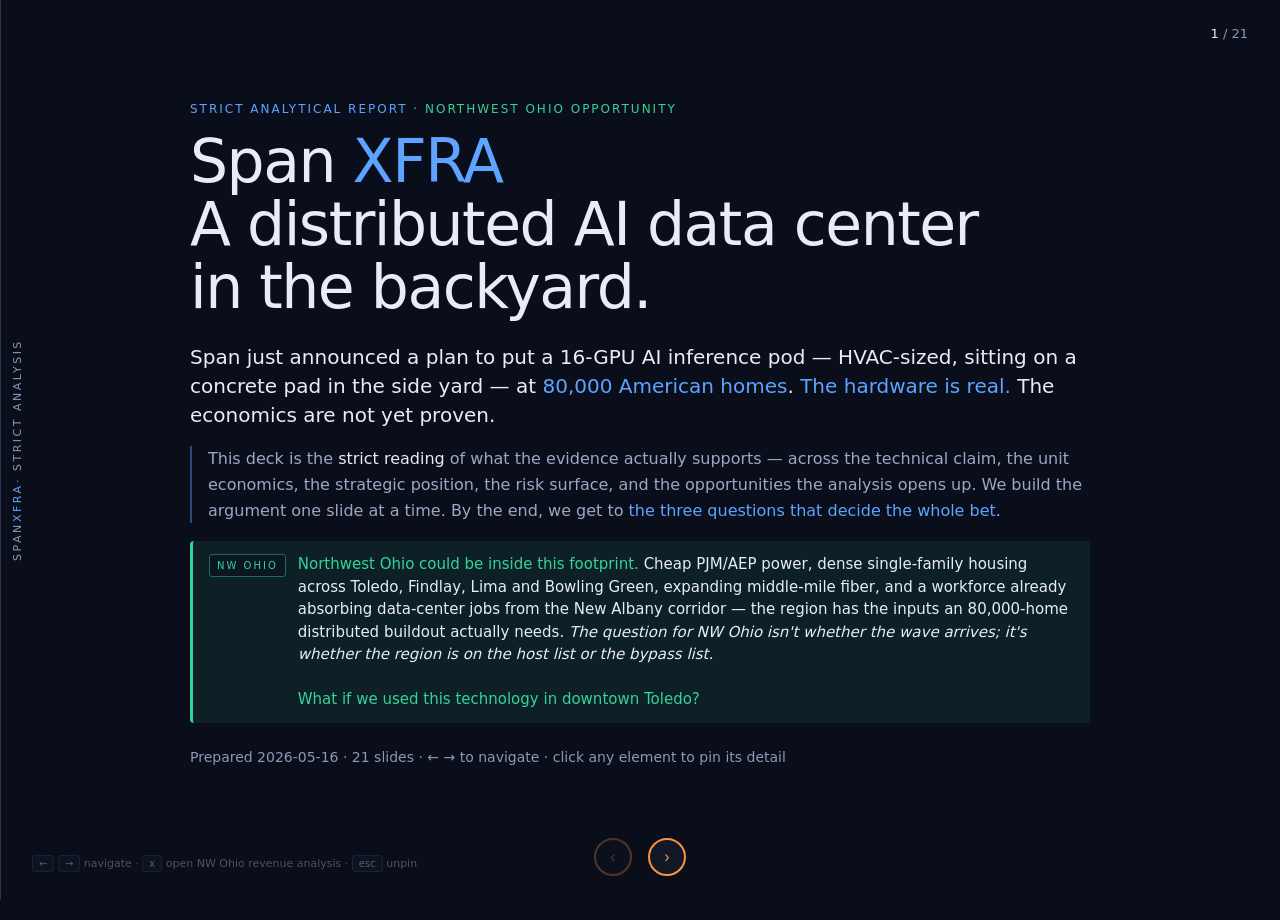
<file: index.html>
<!DOCTYPE html>
<html lang="en">
<head>
<meta charset="UTF-8">
<meta name="viewport" content="width=device-width, initial-scale=1.0">
<title>Span XFRA — Strict Analysis</title>
<style>
  :root {
    --bg: #0a0e1a;
    --bg-elev: #131829;
    --bg-card: #1a2138;
    --border: #2a3450;
    --text: #e8ecf4;
    --text-dim: #9ba8c4;
    --text-faint: #8a99b5;
    --accent: #5ea3ff;
    --accent-dim: #2a4a7a;
    --highlight: #34d399;
    --highlight-dim: #1f6b54;
    --action: #fb923c;
    --action-bright: #fdba74;
    --success: #4ade80;
    --warning: #fbbf24;
    --danger: #f87171;
    --critical: #ef4444;
  }
  * { box-sizing: border-box; margin: 0; padding: 0; }
  html, body {
    height: 100vh;
    width: 100vw;
    overflow: hidden;
    background: var(--bg);
    color: var(--text);
    font-family: -apple-system, BlinkMacSystemFont, "Segoe UI", "Inter", system-ui, sans-serif;
    font-size: 16px;
    line-height: 1.5;
    -webkit-font-smoothing: antialiased;
  }
  .deck { position: relative; height: 100vh; width: 100vw; }
  .slide {
    position: absolute;
    inset: 0;
    padding: 64px 80px 96px;
    display: flex;
    flex-direction: column;
    justify-content: flex-start;
    opacity: 0;
    transform: translateY(20px);
    pointer-events: none;
    transition: opacity 0.4s ease, transform 0.4s ease;
    overflow-y: auto;
  }
  .slide.active { opacity: 1; transform: translateY(0); pointer-events: auto; }
  /* margin:auto in a flex-column container centers the child vertically
     when there's room, and collapses to 0 when there isn't — so short
     slides stay centered, tall slides top-align without overflow. */
  .slide-inner { max-width: 1100px; margin: auto; width: 100%; flex-shrink: 0; }
  .eyebrow {
    color: var(--accent);
    font-size: 12px;
    letter-spacing: 2px;
    text-transform: uppercase;
    font-weight: 500;
    margin-bottom: 12px;
  }
  h1.title {
    font-size: 60px;
    font-weight: 200;
    letter-spacing: -1.5px;
    line-height: 1.05;
    margin-bottom: 24px;
  }
  h1.title em { font-style: normal; color: var(--accent); font-weight: 300; }
  h2 {
    font-size: 34px;
    font-weight: 300;
    letter-spacing: -0.5px;
    line-height: 1.15;
    margin-bottom: 20px;
  }
  h3 { font-size: 20px; font-weight: 500; letter-spacing: -0.2px; margin-bottom: 12px; }
  p { color: var(--text-dim); font-size: 16px; max-width: 900px; }
  p.lead { color: var(--text); font-size: 20px; font-weight: 300; line-height: 1.45; max-width: 900px; }
  p.lead strong { color: var(--accent); font-weight: 500; }
  p.story {
    color: var(--text-dim);
    font-size: 16px;
    line-height: 1.6;
    max-width: 900px;
    margin-top: 16px;
    border-left: 2px solid var(--accent-dim);
    padding-left: 16px;
  }
  p.story em { color: var(--text); font-style: normal; font-weight: 500; }
  /* Strong is the eye's first target inside body copy — brighter and accent-colored */
  p.story strong, .focus-body strong, .closing-card strong, p strong {
    color: var(--accent);
    font-weight: 500;
  }
  h2 .hl { color: var(--accent); }
  /* Key-insight pill — the slide's bottom line, scannable in <1s */
  .key-insight {
    display: flex;
    align-items: flex-start;
    gap: 12px;
    padding: 12px 16px;
    background: rgba(94, 163, 255, 0.08);
    border-left: 3px solid var(--accent);
    border-radius: 4px;
    margin: 18px 0 10px;
    font-size: 15px;
    color: var(--text);
    line-height: 1.5;
    max-width: 900px;
  }
  .key-insight::before {
    content: 'KEY';
    font-size: 10px;
    letter-spacing: 2px;
    color: var(--accent);
    font-weight: 500;
    border: 1px solid var(--accent-dim);
    padding: 3px 7px;
    border-radius: 3px;
    flex-shrink: 0;
    margin-top: 1px;
    background: rgba(10, 14, 26, 0.5);
  }
  .key-insight strong { color: var(--accent); font-weight: 500; }
  /* NW Ohio — anything tagged .nw-ohio gets the mint-green treatment */
  .key-insight.nw-ohio {
    background: rgba(52, 211, 153, 0.09);
    border-left-color: var(--highlight);
  }
  .key-insight.nw-ohio::before { content: 'NW OHIO'; color: var(--highlight); border-color: var(--highlight-dim); }
  .key-insight.nw-ohio strong { color: var(--highlight); }
  .key-insight.nw-ohio em { color: var(--text); font-style: italic; }
  .section-tag.nw-ohio { color: var(--highlight); }
  /* TABLE OF CONTENTS */
  .toc-grid {
    display: grid;
    grid-template-columns: 1.4fr 1fr;
    gap: 36px;
    margin-top: 20px;
    max-width: 1000px;
  }
  .toc-col-title {
    font-size: 11px;
    letter-spacing: 2px;
    text-transform: uppercase;
    font-weight: 500;
    color: var(--accent);
    margin-bottom: 12px;
    padding-bottom: 8px;
    border-bottom: 1px solid var(--border);
  }
  .toc-col.nw-ohio .toc-col-title { color: var(--highlight); }
  .toc-list { list-style: none; padding: 0; margin: 0; display: flex; flex-direction: column; gap: 2px; }
  .toc-list li { display: block; }
  .toc-item {
    display: flex;
    align-items: baseline;
    gap: 12px;
    width: 100%;
    text-align: left;
    background: transparent;
    border: none;
    border-left: 2px solid transparent;
    padding: 5px 10px;
    color: var(--text-dim);
    cursor: pointer;
    font-family: inherit;
    font-size: 13px;
    line-height: 1.35;
    transition: all 0.15s ease;
    border-radius: 2px;
  }
  .toc-item:hover { background: rgba(94, 163, 255, 0.07); color: var(--text); border-left-color: var(--accent); }
  .toc-col.nw-ohio .toc-item:hover { background: rgba(52, 211, 153, 0.08); border-left-color: var(--highlight); }
  .toc-num {
    font-variant-numeric: tabular-nums;
    color: var(--text-faint);
    font-size: 11px;
    min-width: 22px;
    flex-shrink: 0;
    letter-spacing: 0.5px;
  }
  .toc-col.nw-ohio .toc-num { color: var(--highlight); opacity: 0.75; }
  .toc-label strong { color: var(--text); font-weight: 500; }
  .toc-col.nw-ohio .toc-label strong { color: var(--highlight); }
  p.beat {
    color: var(--text-faint);
    font-size: 14px;
    font-style: italic;
    line-height: 1.5;
    max-width: 900px;
    margin-top: 24px;
  }
  p.beat::before {
    content: '↓ ';
    color: var(--accent);
    font-style: normal;
    margin-right: 4px;
  }
  .meta { color: var(--text-faint); font-size: 14px; margin-top: 24px; }
  /* NAV */
  .nav {
    position: fixed;
    bottom: 24px;
    left: 0; right: 0;
    display: flex;
    justify-content: center;
    align-items: center;
    gap: 16px;
    z-index: 100;
    pointer-events: none;
  }
  .nav button {
    pointer-events: auto;
    width: 38px; height: 38px;
    border-radius: 50%;
    background: var(--bg-elev);
    border: 2px solid var(--action);
    color: var(--action);
    cursor: pointer;
    font-size: 16px;
    display: flex;
    align-items: center;
    justify-content: center;
    transition: all 0.15s ease;
  }
  .nav button:hover {
    background: var(--action);
    color: var(--bg);
    border-color: var(--action-bright);
    box-shadow: 0 0 12px rgba(251, 146, 60, 0.35);
  }
  .nav button:disabled { opacity: 0.3; cursor: not-allowed; }
  .nav button:disabled:hover { background: var(--bg-elev); color: var(--action); border-color: var(--action); box-shadow: none; }
  .counter {
    position: fixed;
    top: 24px; right: 32px;
    color: var(--text-faint);
    font-size: 13px;
    font-variant-numeric: tabular-nums;
    z-index: 100;
  }
  .counter strong { color: var(--text); font-weight: 500; }
  .brand {
    position: fixed;
    top: 0;
    left: 0;
    bottom: 0;
    width: 36px;
    display: flex;
    align-items: center;
    justify-content: center;
    writing-mode: vertical-rl;
    transform: rotate(180deg);
    color: var(--text-faint);
    font-size: 11px;
    letter-spacing: 2.5px;
    z-index: 100;
    pointer-events: none;
    border-right: 1px solid var(--border);
    background: var(--bg);
    text-transform: uppercase;
  }
  .brand span { color: var(--accent); }
  .kbd-hint {
    position: fixed;
    bottom: 28px; left: 32px;
    color: var(--text-faint);
    font-size: 11px;
    z-index: 100;
    opacity: 0.5;
  }
  kbd {
    background: var(--bg-elev);
    border: 1px solid var(--border);
    border-radius: 3px;
    padding: 2px 6px;
    font-family: inherit;
    font-size: 10px;
    color: var(--text-dim);
  }
  /* UNIFIED CALLOUT — hover to peek, click to pin */
  .has-callout { position: relative; cursor: pointer; }
  .callout {
    position: absolute;
    bottom: calc(100% + 10px);
    left: 50%;
    transform: translateX(-50%) translateY(4px);
    background: var(--bg-card);
    border: 1px solid var(--border);
    border-radius: 6px;
    padding: 12px 14px;
    font-size: 12.5px;
    color: var(--text-dim);
    line-height: 1.55;
    width: 300px;
    z-index: 50;
    text-align: left;
    box-shadow: 0 8px 24px rgba(0,0,0,0.6);
    opacity: 0;
    pointer-events: none;
    transition: opacity 0.18s ease, transform 0.18s ease, border-color 0.18s ease, box-shadow 0.18s ease;
  }
  .callout strong { color: var(--text); display: block; margin-bottom: 4px; font-weight: 500; }
  .callout::after {
    content: '';
    position: absolute;
    top: 100%;
    left: 50%;
    margin-left: -6px;
    border: 6px solid transparent;
    border-top-color: var(--border);
  }
  .has-callout:hover .callout {
    opacity: 1;
    transform: translateX(-50%) translateY(0);
    pointer-events: auto;
  }
  .has-callout.pinned .callout {
    opacity: 1;
    transform: translateX(-50%) translateY(0);
    pointer-events: auto;
    border-color: var(--accent);
    box-shadow: 0 8px 32px rgba(94, 163, 255, 0.25);
  }
  .has-callout.pinned .callout::after { border-top-color: var(--accent); }
  .has-callout.pinned::before {
    content: '';
    position: absolute;
    top: 6px; right: 6px;
    width: 6px; height: 6px;
    border-radius: 50%;
    background: var(--accent);
    z-index: 60;
    box-shadow: 0 0 8px var(--accent);
  }
  /* Variant: below */
  .callout.below {
    bottom: auto;
    top: calc(100% + 10px);
    transform: translateX(-50%) translateY(-4px);
  }
  .callout.below::after {
    top: auto;
    bottom: 100%;
    border-top-color: transparent;
    border-bottom-color: var(--border);
  }
  .has-callout:hover .callout.below,
  .has-callout.pinned .callout.below {
    transform: translateX(-50%) translateY(0);
  }
  .has-callout.pinned .callout.below::after { border-bottom-color: var(--accent); }
  /* SCORECARD */
  .scorecard { display: grid; gap: 10px; margin-top: 16px; }
  .score-row {
    display: grid;
    grid-template-columns: 1fr auto auto;
    align-items: center;
    gap: 24px;
    padding: 16px 20px;
    background: var(--bg-elev);
    border: 1px solid var(--border);
    border-radius: 8px;
    transition: all 0.2s ease;
  }
  .score-row:hover { border-color: var(--accent-dim); background: var(--bg-card); }
  .score-row.pinned { border-color: var(--accent); background: var(--bg-card); }
  .score-q { font-size: 15px; color: var(--text); }
  .verdict {
    font-size: 13px;
    font-weight: 500;
    padding: 4px 10px;
    border-radius: 4px;
    white-space: nowrap;
  }
  .v-yes { background: rgba(74, 222, 128, 0.15); color: var(--success); }
  .v-prob { background: rgba(94, 163, 255, 0.15); color: var(--accent); }
  .v-mixed { background: rgba(251, 191, 36, 0.15); color: var(--warning); }
  .v-no { background: rgba(248, 113, 113, 0.15); color: var(--danger); }
  .v-uncertain { background: rgba(155, 168, 196, 0.15); color: var(--text-dim); }
  .confidence { display: flex; gap: 2px; align-items: center; }
  .conf-dot { width: 6px; height: 6px; border-radius: 50%; background: var(--text-faint); }
  .conf-dot.on { background: var(--accent); }
  .conf-label {
    font-size: 11px;
    color: var(--text-faint);
    margin-left: 6px;
    text-transform: uppercase;
    letter-spacing: 0.5px;
    min-width: 80px;
  }
  /* HARDWARE */
  .hardware-grid {
    display: grid;
    grid-template-columns: repeat(3, 1fr);
    gap: 12px;
    margin-top: 16px;
  }
  .hw-card {
    background: var(--bg-elev);
    border: 1px solid var(--border);
    border-radius: 8px;
    padding: 18px;
    transition: all 0.2s ease;
  }
  .hw-card:hover { background: var(--bg-card); border-color: var(--accent-dim); }
  .hw-label {
    font-size: 11px;
    text-transform: uppercase;
    letter-spacing: 1px;
    color: var(--text-faint);
    margin-bottom: 8px;
  }
  .hw-value { font-size: 20px; font-weight: 400; color: var(--text); margin-bottom: 6px; }
  .hw-detail { font-size: 13px; color: var(--text-dim); line-height: 1.4; }
  /* RISK MATRIX */
  .risk-matrix {
    display: grid;
    grid-template-columns: 60px repeat(5, 1fr);
    gap: 6px;
    margin-top: 16px;
    max-width: 800px;
  }
  .rm-label-y {
    grid-column: 1;
    display: flex;
    align-items: center;
    justify-content: flex-end;
    font-size: 11px;
    color: var(--text-faint);
    text-transform: uppercase;
    letter-spacing: 0.5px;
    padding-right: 8px;
    text-align: right;
  }
  .rm-cell {
    aspect-ratio: 1.4;
    border-radius: 6px;
    display: flex;
    align-items: center;
    justify-content: center;
    font-size: 11px;
    transition: transform 0.2s ease, border-color 0.2s ease;
    background: var(--bg-elev);
    border: 1px solid var(--border);
  }
  .rm-cell:hover { transform: scale(1.05); z-index: 5; }
  .rm-cell.pinned { transform: scale(1.05); z-index: 5; }
  .rm-cell.low { background: rgba(74, 222, 128, 0.08); border-color: rgba(74, 222, 128, 0.3); }
  .rm-cell.med { background: rgba(251, 191, 36, 0.1); border-color: rgba(251, 191, 36, 0.3); }
  .rm-cell.high { background: rgba(248, 113, 113, 0.12); border-color: rgba(248, 113, 113, 0.4); }
  .rm-cell.critical { background: rgba(239, 68, 68, 0.18); border-color: rgba(239, 68, 68, 0.55); }
  .rm-count { font-weight: 500; color: var(--text); font-size: 18px; }
  .rm-cell.empty { cursor: default; }
  .rm-axis-x {
    grid-column: 2 / span 5;
    text-align: center;
    font-size: 11px;
    color: var(--text-faint);
    text-transform: uppercase;
    letter-spacing: 1px;
    margin-top: 8px;
  }
  .rm-axis-x-labels {
    grid-column: 2 / span 5;
    display: grid;
    grid-template-columns: repeat(5, 1fr);
    gap: 6px;
    font-size: 10px;
    color: var(--text-faint);
    text-align: center;
  }
  .rm-legend {
    display: flex;
    gap: 16px;
    margin-top: 24px;
    font-size: 12px;
    color: var(--text-dim);
  }
  .rm-legend-item { display: flex; align-items: center; gap: 6px; }
  .rm-swatch { width: 12px; height: 12px; border-radius: 3px; }
  /* Slide 9 — press narrative vs. actual exposure (two-column compare) */
  .risk-compare {
    display: grid;
    grid-template-columns: 1fr 1fr;
    gap: 16px;
    margin-top: 22px;
  }
  .risk-col {
    background: var(--bg-elev);
    border: 1px solid var(--border);
    border-radius: 10px;
    padding: 20px 22px;
  }
  .risk-col-tag {
    font-size: 10px;
    text-transform: uppercase;
    letter-spacing: 1.5px;
    color: var(--text-faint);
    margin-bottom: 4px;
  }
  .risk-col-h {
    font-size: 17px;
    color: var(--text);
    font-weight: 500;
    margin-bottom: 16px;
  }
  .risk-col.risk-press { opacity: 0.72; }
  .risk-col.risk-actual { border-color: var(--accent-dim); }
  .risk-col.risk-actual .risk-col-h { color: var(--accent); }
  .risk-item {
    padding: 12px 0;
    border-top: 1px solid var(--border);
  }
  .risk-item:first-of-type { padding-top: 0; border-top: none; }
  .risk-item:last-of-type { padding-bottom: 0; }
  .risk-name {
    display: flex;
    align-items: center;
    gap: 10px;
  }
  .risk-label {
    flex: 1;
    font-size: 14px;
    color: var(--text);
    font-weight: 500;
  }
  .risk-dot {
    width: 8px;
    height: 8px;
    border-radius: 50%;
    flex-shrink: 0;
  }
  .risk-dot.critical { background: var(--critical); box-shadow: 0 0 6px rgba(239, 68, 68, 0.6); }
  .risk-dot.high { background: var(--danger); }
  .risk-dot.medium { background: var(--warning); }
  .risk-dot.low { background: var(--success); }
  .risk-sev {
    font-size: 10px;
    text-transform: uppercase;
    letter-spacing: 1px;
    color: var(--text-faint);
    font-weight: 500;
    white-space: nowrap;
  }
  .risk-item.critical .risk-sev { color: var(--critical); }
  .risk-item.high .risk-sev { color: var(--danger); }
  .risk-status, .risk-meta {
    font-size: 12.5px;
    color: var(--text-dim);
    margin-top: 5px;
    padding-left: 18px;
    line-height: 1.55;
  }
  .risk-status { font-style: italic; }
  @media (max-width: 720px) {
    .risk-compare { grid-template-columns: 1fr; }
    .risk-col.risk-press { order: 2; }
  }
  /* UNIT ECONOMICS */
  .econ-chart {
    display: flex;
    gap: 24px;
    margin-top: 24px;
    align-items: flex-end;
    height: 320px;
  }
  .bar-col {
    flex: 1;
    display: flex;
    flex-direction: column;
    align-items: center;
    gap: 12px;
    height: 100%;
  }
  .bar-stack {
    width: 100%;
    max-width: 120px;
    flex: 1;
    display: flex;
    flex-direction: column-reverse;
    border-radius: 6px;
    overflow: visible;
    position: relative;
  }
  .bar-seg {
    width: 100%;
    display: flex;
    align-items: center;
    justify-content: center;
    font-size: 11px;
    color: rgba(255,255,255,0.95);
    font-weight: 500;
    transition: filter 0.15s ease;
  }
  .bar-seg:hover { filter: brightness(1.2); }
  .bar-seg.pinned { filter: brightness(1.2); }
  .bar-seg.power { background: #1e3a66; }
  .bar-seg.net { background: #274a7d; }
  .bar-seg.ops { background: #345a90; }
  .bar-seg.capex { background: #406aa0; }
  .bar-seg.revenue { background: #4ade80; color: var(--bg); }
  .bar-seg:first-child { border-top-left-radius: 6px; border-top-right-radius: 6px; }
  .bar-seg:last-child { border-bottom-left-radius: 6px; border-bottom-right-radius: 6px; }
  .bar-target {
    position: absolute;
    left: -8px; right: -8px;
    height: 2px;
    background: var(--accent);
    z-index: 10;
  }
  .bar-target-label {
    position: absolute;
    right: 0;
    top: -22px;
    font-size: 11px;
    color: var(--accent);
    background: var(--bg);
    padding: 2px 6px;
    border-radius: 3px;
    font-weight: 500;
    white-space: nowrap;
  }
  .bar-col-label { font-size: 13px; color: var(--text-dim); text-align: center; }
  .bar-col-total {
    font-size: 18px;
    color: var(--text);
    font-weight: 500;
    font-variant-numeric: tabular-nums;
  }
  .econ-legend {
    display: flex;
    flex-wrap: wrap;
    gap: 16px;
    margin-top: 18px;
    font-size: 12px;
    color: var(--text-dim);
  }
  .econ-legend-item { display: flex; align-items: center; gap: 6px; }
  .econ-swatch { width: 12px; height: 12px; border-radius: 3px; }
  /* Cost-floor breakdown — full numeric detail for each scenario, always visible */
  .cost-breakdown { margin-top: 22px; display: flex; flex-direction: column; gap: 10px; max-width: 1000px; }
  .cost-bd-row {
    display: flex;
    align-items: center;
    gap: 14px;
    flex-wrap: wrap;
    padding: 10px 0;
    border-top: 1px solid var(--border);
  }
  .cost-bd-row .bd-label {
    font-size: 12px;
    color: var(--text-dim);
    min-width: 180px;
    line-height: 1.35;
  }
  .cost-bd-row .bd-label strong { color: var(--text); font-weight: 500; display: block; font-size: 13px; }
  .cost-bd-row .bd-label .bd-total {
    color: var(--accent);
    font-weight: 500;
    font-variant-numeric: tabular-nums;
  }
  .bd-chips { display: flex; flex-wrap: wrap; gap: 8px; flex: 1; }
  .bd-chip {
    display: inline-flex;
    align-items: center;
    gap: 8px;
    padding: 6px 12px;
    background: rgba(255,255,255,0.04);
    border: 1px solid var(--border);
    border-radius: 18px;
    font-size: 12px;
    font-variant-numeric: tabular-nums;
    position: relative;
    cursor: help;
    transition: background 0.15s, border-color 0.15s;
  }
  .bd-chip:hover { background: rgba(94,163,255,0.10); border-color: var(--accent); }
  .bd-sw { width: 10px; height: 10px; border-radius: 50%; flex-shrink: 0; }
  .bd-sw.power { background: #1e3a66; box-shadow: inset 0 0 0 1px rgba(255,255,255,0.12); }
  .bd-sw.net { background: #274a7d; box-shadow: inset 0 0 0 1px rgba(255,255,255,0.12); }
  .bd-sw.ops { background: #345a90; box-shadow: inset 0 0 0 1px rgba(255,255,255,0.12); }
  .bd-sw.capex { background: #406aa0; box-shadow: inset 0 0 0 1px rgba(255,255,255,0.12); }
  .bd-name { color: var(--text-dim); }
  .bd-val { color: var(--text); font-weight: 500; }
  .bd-chip .callout { width: 290px; }
  /* Target revenue stat — visual anchor for the $200K/node/yr number */
  .target-rev {
    margin-top: 22px;
    padding: 22px 28px;
    background: linear-gradient(135deg, rgba(74, 222, 128, 0.08), rgba(74, 222, 128, 0.02));
    border: 1px solid rgba(74, 222, 128, 0.3);
    border-radius: 8px;
    display: grid;
    grid-template-columns: minmax(220px, auto) 1fr;
    gap: 28px;
    align-items: center;
    max-width: 1000px;
  }
  .target-rev-stat { display: flex; flex-direction: column; }
  .target-rev-label {
    font-size: 11px;
    letter-spacing: 2px;
    text-transform: uppercase;
    color: var(--success);
    font-weight: 500;
  }
  .target-rev-value {
    font-size: 52px;
    color: var(--success);
    font-weight: 300;
    line-height: 1;
    font-variant-numeric: tabular-nums;
    letter-spacing: -1.5px;
    margin-top: 8px;
  }
  .target-rev-unit { font-size: 13px; color: var(--text-faint); margin-top: 6px; }
  .target-rev-caption {
    font-size: 13px;
    color: var(--text-dim);
    line-height: 1.6;
    border-left: 2px solid rgba(74, 222, 128, 0.35);
    padding-left: 18px;
  }
  .target-rev-caption strong { color: var(--text); font-weight: 500; }
  .target-rev-caption .hl-rev { color: var(--success); font-weight: 500; }
  @media (max-width: 720px) {
    .target-rev { grid-template-columns: 1fr; gap: 16px; padding: 18px; }
    .target-rev-value { font-size: 40px; }
  }
  /* Simple closing — three cards distilling the NW Ohio opportunity */
  .simple-closing {
    display: grid;
    grid-template-columns: repeat(3, 1fr);
    gap: 16px;
    margin: 28px 0 10px;
    max-width: 1100px;
  }
  .sc-card {
    background: rgba(52, 211, 153, 0.05);
    border: 1px solid rgba(52, 211, 153, 0.28);
    border-radius: 8px;
    padding: 22px 24px 26px;
    display: flex;
    flex-direction: column;
    gap: 10px;
  }
  .sc-num {
    font-size: 11px;
    letter-spacing: 2px;
    color: var(--highlight);
    font-weight: 500;
  }
  .sc-head {
    font-size: 22px;
    font-weight: 300;
    color: var(--text);
    letter-spacing: -0.3px;
    line-height: 1.2;
  }
  .sc-body { font-size: 14px; color: var(--text-dim); line-height: 1.55; }
  @media (max-width: 900px) { .simple-closing { grid-template-columns: 1fr; } }
  /* Horizontal stacked-bar chart (slide 6) — shared $0–$220K x-axis */
  .hbar-chart {
    display: grid;
    grid-template-columns: 170px 1fr;
    gap: 16px;
    margin-top: 26px;
    align-items: start;
  }
  .hbar-labels {
    display: flex;
    flex-direction: column;
    padding-top: 28px;
  }
  .hbar-label {
    text-align: right;
    height: 56px;
    margin-bottom: 16px;
    display: flex;
    flex-direction: column;
    justify-content: center;
  }
  .hbar-label:last-of-type { margin-bottom: 0; }
  .hbar-label .title { font-size: 14px; color: var(--text); font-weight: 500; }
  .hbar-label .sub { font-size: 11px; color: var(--text-faint); margin-top: 4px; }
  .hbar-area {
    position: relative;
    padding-right: 64px;
    padding-top: 28px;
    padding-bottom: 28px;
  }
  .hbar-track {
    position: relative;
    height: 56px;
    margin-bottom: 16px;
    background: rgba(255,255,255,0.025);
    border-radius: 6px;
  }
  .hbar-track:last-of-type { margin-bottom: 0; }
  .hbar {
    display: flex;
    height: 100%;
    position: absolute;
    left: 0; top: 0;
    border-radius: 6px;
    overflow: hidden;
  }
  .hbar-seg {
    display: flex;
    align-items: center;
    justify-content: center;
    font-size: 12px;
    color: rgba(255,255,255,0.96);
    font-weight: 500;
    white-space: nowrap;
    overflow: hidden;
    padding: 0 6px;
    position: relative;
    cursor: pointer;
    transition: filter 0.15s ease;
  }
  .hbar-seg:hover { filter: brightness(1.2); }
  .hbar-seg.pinned { filter: brightness(1.2); }
  .hbar-seg.power { background: #1e3a66; }
  .hbar-seg.net { background: #274a7d; }
  .hbar-seg.ops { background: #345a90; }
  .hbar-seg.capex { background: #406aa0; }
  .hbar-seg.revenue { background: #4ade80; color: var(--bg); font-weight: 500; }
  .hbar-total {
    position: absolute;
    left: 100%;
    margin-left: 12px;
    top: 50%;
    transform: translateY(-50%);
    font-size: 16px;
    color: var(--text);
    font-weight: 500;
    font-variant-numeric: tabular-nums;
    white-space: nowrap;
  }
  .hbar-threshold {
    position: absolute;
    top: 6px;
    bottom: 32px;
    width: 2px;
    background: var(--accent);
    z-index: 5;
    pointer-events: none;
  }
  .hbar-threshold::before {
    content: '$150K · min viable R';
    position: absolute;
    top: -22px;
    left: 50%;
    transform: translateX(-50%);
    font-size: 11px;
    color: var(--accent);
    background: var(--bg);
    padding: 3px 8px;
    border: 1px solid var(--accent-dim);
    border-radius: 3px;
    white-space: nowrap;
    font-weight: 500;
  }
  .hbar-axis {
    position: absolute;
    left: 0;
    right: 64px;
    bottom: 0;
    height: 22px;
    border-top: 1px solid rgba(255,255,255,0.08);
  }
  .hbar-axis span {
    position: absolute;
    top: 5px;
    transform: translateX(-50%);
    font-size: 10px;
    color: var(--text-faint);
    font-variant-numeric: tabular-nums;
  }
  @media (max-width: 1100px) {
    .hbar-chart { grid-template-columns: 140px 1fr; gap: 12px; }
    .hbar-label .title { font-size: 13px; }
    .hbar-seg { font-size: 11px; padding: 0 4px; }
    .hbar-total { font-size: 14px; margin-left: 8px; }
    .hbar-area { padding-right: 52px; }
    .hbar-axis { right: 52px; }
  }
  @media (max-width: 720px) {
    .hbar-chart { grid-template-columns: 1fr; }
    .hbar-labels { padding-top: 0; }
    .hbar-label { text-align: left; height: auto; margin-bottom: 4px; }
  }
  /* MOAT */
  .moat-grid { display: grid; gap: 8px; margin-top: 16px; max-width: 900px; }
  .moat-row {
    display: grid;
    grid-template-columns: 220px 110px 1fr;
    gap: 20px;
    padding: 14px 18px;
    background: var(--bg-elev);
    border: 1px solid var(--border);
    border-radius: 6px;
    align-items: center;
  }
  .moat-asset { font-size: 14px; color: var(--text); }
  .moat-detail { font-size: 13px; color: var(--text-dim); }
  .def-bar { display: flex; gap: 3px; align-items: center; }
  .def-bar-seg {
    height: 8px;
    width: 18px;
    border-radius: 2px;
    background: var(--text-faint);
    opacity: 0.3;
  }
  .def-bar-seg.on { opacity: 1; }
  .def-bar.low .def-bar-seg.on { background: var(--danger); }
  .def-bar.med .def-bar-seg.on { background: var(--warning); }
  .def-bar.high .def-bar-seg.on { background: var(--success); }
  /* COMPETITORS */
  .comp-cards {
    display: grid;
    grid-template-columns: repeat(3, 1fr);
    gap: 16px;
    margin-top: 24px;
  }
  .comp-card {
    background: var(--bg-elev);
    border: 1px solid var(--border);
    border-radius: 10px;
    padding: 22px;
    position: relative;
    transition: all 0.2s ease;
  }
  .comp-card:hover { border-color: var(--accent); transform: translateY(-3px); }
  .comp-rank {
    position: absolute;
    top: 14px; right: 16px;
    font-size: 32px;
    font-weight: 200;
    color: var(--text-faint);
    line-height: 1;
  }
  .comp-name { font-size: 18px; font-weight: 500; color: var(--text); margin-bottom: 12px; }
  .comp-shape {
    font-size: 11px;
    text-transform: uppercase;
    letter-spacing: 1px;
    color: var(--accent);
    margin-bottom: 12px;
  }
  .comp-desc { font-size: 13px; color: var(--text-dim); line-height: 1.5; margin-bottom: 16px; }
  .comp-wins, .comp-loses {
    font-size: 12px;
    padding: 8px 10px;
    border-radius: 4px;
    margin-bottom: 6px;
  }
  .comp-wins { background: rgba(74, 222, 128, 0.08); color: var(--success); }
  .comp-loses { background: rgba(248, 113, 113, 0.08); color: var(--danger); }
  /* ADJACENCIES */
  .adj-grid {
    display: grid;
    grid-template-columns: repeat(2, 1fr);
    gap: 14px;
    margin-top: 20px;
  }
  .adj-card {
    background: var(--bg-elev);
    border: 1px solid var(--border);
    border-radius: 8px;
    padding: 16px;
    transition: all 0.2s ease;
  }
  .adj-card:hover { background: var(--bg-card); border-color: var(--accent); }
  .adj-distance {
    display: inline-block;
    font-size: 10px;
    text-transform: uppercase;
    letter-spacing: 1px;
    color: var(--text-faint);
    margin-bottom: 8px;
    padding: 2px 6px;
    border-radius: 3px;
    background: var(--bg);
  }
  .adj-title { font-size: 15px; color: var(--text); margin-bottom: 8px; font-weight: 500; }
  .adj-desc { font-size: 12px; color: var(--text-dim); line-height: 1.5; }
  .adj-near { border-color: var(--accent-dim); }
  .adj-near .adj-distance { background: rgba(94, 163, 255, 0.15); color: var(--accent); }
  /* Asset cards — larger, more breathing room for NW Ohio expansion slides */
  .asset-grid {
    display: grid;
    grid-template-columns: 1fr 1fr;
    gap: 18px;
    margin-top: 22px;
  }
  .asset-card {
    background: var(--bg-elev);
    border: 1px solid var(--border);
    border-radius: 10px;
    padding: 22px 24px;
    transition: all 0.2s ease;
    display: flex;
    flex-direction: column;
  }
  .asset-card.featured { border-color: var(--accent-dim); }
  .asset-card:hover { background: var(--bg-card); border-color: var(--accent); }
  .asset-tag {
    display: inline-block;
    font-size: 10px;
    text-transform: uppercase;
    letter-spacing: 1.5px;
    color: var(--accent);
    margin-bottom: 10px;
    padding: 3px 8px;
    background: rgba(94, 163, 255, 0.1);
    border-radius: 3px;
    align-self: flex-start;
  }
  .asset-title {
    font-size: 18px;
    color: var(--text);
    font-weight: 500;
    margin-bottom: 12px;
    line-height: 1.3;
  }
  .asset-desc {
    font-size: 14px;
    color: var(--text-dim);
    line-height: 1.6;
    flex: 1;
  }
  .asset-desc strong { color: var(--accent); font-weight: 500; }
  .asset-desc em { color: var(--text); font-style: normal; font-weight: 500; }
  .asset-footer {
    margin-top: 14px;
    padding-top: 12px;
    border-top: 1px solid var(--border);
    font-size: 12.5px;
    color: var(--text-faint);
    font-style: italic;
    line-height: 1.5;
  }
  @media (max-width: 720px) {
    .asset-grid { grid-template-columns: 1fr; }
  }
  /* WATCHLIST */
  .watchlist { margin-top: 16px; }
  .watch-item {
    display: grid;
    grid-template-columns: 32px 1fr auto;
    align-items: center;
    gap: 16px;
    padding: 14px 18px;
    background: var(--bg-elev);
    border: 1px solid var(--border);
    border-radius: 6px;
    margin-bottom: 8px;
    transition: all 0.2s ease;
  }
  .watch-item:hover { border-color: var(--accent-dim); }
  .watch-num {
    font-size: 22px;
    font-weight: 200;
    color: var(--accent);
    text-align: center;
  }
  .watch-text { font-size: 14px; color: var(--text); }
  .watch-impact {
    font-size: 11px;
    color: var(--text-faint);
    text-transform: uppercase;
    letter-spacing: 1px;
  }
  /* CLOSING */
  .closing-card {
    background: var(--bg-elev);
    border: 1px solid var(--accent-dim);
    border-radius: 12px;
    padding: 32px 36px;
    margin-top: 20px;
  }
  .closing-card p { font-size: 17px; line-height: 1.6; color: var(--text); }
  .closing-card p + p { margin-top: 14px; }
  .closing-card em { color: var(--accent); font-style: normal; font-weight: 500; }
  .source-list { margin-top: 24px; }
  .source-list a {
    display: block;
    color: var(--text-dim);
    text-decoration: none;
    font-size: 13px;
    padding: 6px 0;
    border-bottom: 1px solid var(--border);
    transition: color 0.15s ease;
  }
  .source-list a:hover { color: var(--accent); }
  .source-list a:last-child { border-bottom: none; }
  /* THREE QUESTIONS */
  .three-q { display: grid; gap: 16px; margin-top: 20px; }
  .q-card {
    background: var(--bg-elev);
    border: 1px solid var(--border);
    border-radius: 10px;
    padding: 24px 28px;
    display: grid;
    grid-template-columns: 60px 1fr;
    gap: 24px;
    align-items: center;
    transition: all 0.2s ease;
  }
  .q-card:hover { border-color: var(--accent); background: var(--bg-card); }
  .q-num { font-size: 44px; font-weight: 200; color: var(--accent); line-height: 1; }
  .q-text { font-size: 17px; color: var(--text); line-height: 1.4; }
  /* SECTION DIVIDER */
  .section-tag {
    color: var(--accent);
    font-size: 12px;
    letter-spacing: 3px;
    text-transform: uppercase;
    font-weight: 500;
    margin-bottom: 14px;
  }
  /* HINT */
  .interact-hint {
    margin-top: 10px;
    font-size: 11px;
    color: var(--text-faint);
    letter-spacing: 0.5px;
  }
  .interact-hint kbd { font-size: 10px; }
  /* STORY PATH (slide 2 — guided walk-through) */
  .pathway {
    display: flex;
    align-items: flex-start;
    justify-content: space-between;
    margin: 28px 0 24px;
    position: relative;
    padding: 0 18px;
  }
  .pathway::before {
    content: '';
    position: absolute;
    left: 32px; right: 32px;
    top: 16px;
    height: 2px;
    background: var(--border);
    z-index: 0;
  }
  .pathway-progress {
    position: absolute;
    left: 32px;
    top: 16px;
    height: 2px;
    background: var(--accent);
    z-index: 1;
    transition: width 0.3s ease;
  }
  .stop {
    flex: 1;
    display: flex;
    flex-direction: column;
    align-items: center;
    gap: 8px;
    background: transparent;
    border: none;
    cursor: pointer;
    padding: 0 4px;
    position: relative;
    z-index: 2;
    font-family: inherit;
  }
  .stop-num {
    width: 34px; height: 34px;
    border-radius: 50%;
    background: var(--bg);
    border: 2px solid var(--border);
    display: flex;
    align-items: center;
    justify-content: center;
    font-size: 13px;
    color: var(--text-dim);
    transition: all 0.2s ease;
    font-weight: 500;
  }
  .stop-label {
    font-size: 11px;
    color: var(--text-faint);
    text-transform: uppercase;
    letter-spacing: 0.5px;
    text-align: center;
    max-width: 100px;
    line-height: 1.3;
    transition: color 0.2s ease;
  }
  .stop:hover .stop-num { border-color: var(--accent); color: var(--text); }
  .stop:hover .stop-label { color: var(--text-dim); }
  .stop.visited .stop-num {
    background: var(--accent-dim);
    border-color: var(--accent-dim);
    color: var(--text);
  }
  .stop.visited .stop-label { color: var(--text-dim); }
  .stop.active .stop-num {
    background: var(--accent);
    border-color: var(--accent);
    color: var(--bg);
    transform: scale(1.15);
    box-shadow: 0 0 0 6px rgba(94, 163, 255, 0.18);
  }
  .stop.active .stop-label { color: var(--accent); }
  /* Risk-level coloring for pathway stops (slide 4) */
  .stop.risk-low .stop-num { border-color: rgba(74, 222, 128, 0.45); }
  .stop.risk-med .stop-num { border-color: rgba(251, 191, 36, 0.45); }
  .stop.risk-high .stop-num { border-color: rgba(248, 113, 113, 0.55); }
  .stop.risk-high .stop-label { color: rgba(248, 113, 113, 0.78); }
  .stop.risk-low.visited .stop-num {
    background: rgba(74, 222, 128, 0.15); border-color: rgba(74, 222, 128, 0.5); color: var(--text);
  }
  .stop.risk-med.visited .stop-num {
    background: rgba(251, 191, 36, 0.15); border-color: rgba(251, 191, 36, 0.5); color: var(--text);
  }
  .stop.risk-high.visited .stop-num {
    background: rgba(248, 113, 113, 0.15); border-color: rgba(248, 113, 113, 0.6); color: var(--text);
  }
  .stop.risk-low.active .stop-num {
    background: var(--success); border-color: var(--success); color: var(--bg);
    box-shadow: 0 0 0 6px rgba(74, 222, 128, 0.18);
  }
  .stop.risk-med.active .stop-num {
    background: var(--warning); border-color: var(--warning); color: var(--bg);
    box-shadow: 0 0 0 6px rgba(251, 191, 36, 0.18);
  }
  .stop.risk-high.active .stop-num {
    background: var(--danger); border-color: var(--danger); color: var(--bg);
    box-shadow: 0 0 0 6px rgba(248, 113, 113, 0.18);
  }
  .stop.risk-low.active .stop-label { color: var(--success); }
  .stop.risk-med.active .stop-label { color: var(--warning); }
  .stop.risk-high.active .stop-label { color: var(--danger); }
  .focus {
    background: var(--bg-elev);
    border: 1px solid var(--border);
    border-radius: 12px;
    padding: 24px 28px;
    min-height: 240px;
    display: flex;
    flex-direction: column;
  }
  .focus-header {
    display: flex;
    align-items: center;
    gap: 16px;
    margin-bottom: 18px;
    flex-wrap: wrap;
  }
  .focus-q {
    font-size: 22px;
    color: var(--text);
    font-weight: 400;
    line-height: 1.3;
    flex: 1;
    min-width: 280px;
  }
  .focus-body {
    font-size: 15px;
    color: var(--text-dim);
    line-height: 1.65;
    margin-bottom: 0;
    flex: 1;
  }
  .focus-bridge {
    margin-top: 18px;
    padding-top: 16px;
    border-top: 1px solid var(--border);
    font-size: 14px;
    color: var(--text-dim);
    line-height: 1.55;
  }
  .focus-bridge strong {
    color: var(--accent);
    font-weight: 500;
    margin-right: 6px;
  }
  .focus-bridge.final strong { color: var(--success); }
  .step-controls {
    display: flex;
    align-items: center;
    justify-content: center;
    gap: 24px;
    margin-top: 18px;
  }
  .step-btn {
    background: var(--bg-elev);
    border: 1px solid var(--border);
    color: var(--text-dim);
    padding: 9px 18px;
    border-radius: 6px;
    cursor: pointer;
    font-size: 13px;
    font-family: inherit;
    transition: all 0.15s ease;
  }
  .step-btn:hover:not(:disabled) {
    border-color: var(--accent);
    color: var(--text);
    background: var(--bg-card);
  }
  .step-btn:disabled { opacity: 0.3; cursor: not-allowed; }
  .step-pos {
    font-size: 13px;
    color: var(--text-faint);
    font-variant-numeric: tabular-nums;
    min-width: 60px;
    text-align: center;
  }
  @media (max-width: 1100px) {
    .stop-label { font-size: 10px; max-width: 80px; }
    .focus-q { font-size: 19px; }
  }
  @media (max-width: 720px) {
    .pathway { flex-wrap: wrap; gap: 12px; }
    .pathway::before, .pathway-progress { display: none; }
    .stop { flex: 0 0 calc(25% - 8px); }
    .stop-label { font-size: 9px; }
  }
  /* RESPONSIVENESS */
  @media (max-width: 1100px) {
    .slide { padding: 40px 50px 96px 64px; }
    h1.title { font-size: 44px; }
    h2 { font-size: 26px; }
    .hardware-grid, .comp-cards, .adj-grid { grid-template-columns: repeat(2, 1fr); }
    .brand { width: 28px; font-size: 10px; letter-spacing: 2px; }
  }
  @media (max-width: 720px) {
    .slide { padding: 30px 24px 96px; }
    h1.title { font-size: 32px; }
    h2 { font-size: 20px; }
    .hardware-grid, .comp-cards, .adj-grid { grid-template-columns: 1fr; }
    .econ-chart { flex-direction: column; height: auto; }
    .bar-stack { max-width: 100%; height: 80px; }
    .moat-row { grid-template-columns: 1fr; gap: 8px; }
    .counter, .brand, .kbd-hint { display: none; }
  }
</style>
</head>
<body>
<div class="brand">SPAN <span>XFRA</span> · Strict analysis</div>
<div class="counter"><strong id="cur">1</strong> / <span id="tot">21</span></div>

<div class="deck" id="deck">

  <!-- 1: TITLE -->
  <section class="slide active" data-slide="1">
    <div class="slide-inner" style="max-width: 900px;">
      <div class="eyebrow">Strict analytical report <span style="color: var(--highlight);">· Northwest Ohio opportunity</span></div>
      <h1 class="title">Span <em>XFRA</em><br/>A distributed AI data center<br/>in the backyard.</h1>
      <p class="lead">Span just announced a plan to put a 16-GPU AI inference pod — HVAC-sized, sitting on a concrete pad in the side yard — at <strong>80,000 American homes</strong>. <strong>The hardware is real.</strong> The economics are not yet proven.</p>
      <p class="story">This deck is the <em>strict reading</em> of what the evidence actually supports — across the technical claim, the unit economics, the strategic position, the risk surface, and the opportunities the analysis opens up. We build the argument one slide at a time. By the end, we get to <strong>the three questions that decide the whole bet</strong>.</p>
      <div class="key-insight nw-ohio"><span><strong>Northwest Ohio could be inside this footprint.</strong> Cheap PJM/AEP power, dense single-family housing across Toledo, Findlay, Lima and Bowling Green, expanding middle-mile fiber, and a workforce already absorbing data-center jobs from the New Albany corridor — the region has the inputs an 80,000-home distributed buildout actually needs. <em>The question for NW Ohio isn't whether the wave arrives; it's whether the region is on the host list or the bypass list.</em><br/><br/><strong>What if we used this technology in downtown Toledo?</strong></span></div>
      <p class="meta">Prepared 2026-05-16 · 21 slides · ← → to navigate · click any element to pin its detail</p>
    </div>
  </section>

  <!-- 2: TABLE OF CONTENTS -->
  <section class="slide" data-slide="2">
    <div class="slide-inner">
      <div class="section-tag">Contents</div>
      <h2>Where this deck goes.</h2>
      <p class="lead">Twenty-one slides in two arcs — first the <strong>strict analysis</strong> of Span XFRA, then the <strong style="color: var(--highlight);">Northwest Ohio opportunity</strong> that analysis opens up.</p>
      <div class="toc-grid">
        <div class="toc-col">
          <div class="toc-col-title">Strict analysis · slides 3–15</div>
          <ul class="toc-list">
            <li><button class="toc-item" data-go="2"><span class="toc-num">03</span><span class="toc-label">Executive summary — <strong>the answer first.</strong></span></button></li>
            <li><button class="toc-item" data-go="3"><span class="toc-num">04</span><span class="toc-label">Technical viability — <strong>start with the thing itself.</strong></span></button></li>
            <li><button class="toc-item" data-go="4"><span class="toc-num">05</span><span class="toc-label">Technical viability — <strong>the orchestrator is the unknown.</strong></span></button></li>
            <li><button class="toc-item" data-go="5"><span class="toc-num">06</span><span class="toc-label">Business viability — <strong>four numbers per node.</strong></span></button></li>
            <li><button class="toc-item" data-go="6"><span class="toc-num">07</span><span class="toc-label">Unit economics — <strong>cost floor varies by market.</strong></span></button></li>
            <li><button class="toc-item" data-go="7"><span class="toc-num">08</span><span class="toc-label">Strategic positioning — <strong>the moat is a combination.</strong></span></button></li>
            <li><button class="toc-item" data-go="8"><span class="toc-num">09</span><span class="toc-label">Competitive durability — <strong>a queue is forming.</strong></span></button></li>
            <li><button class="toc-item" data-go="9"><span class="toc-num">10</span><span class="toc-label">Risk inventory — <strong>not the ones in the press.</strong></span></button></li>
            <li><button class="toc-item" data-go="10"><span class="toc-num">11</span><span class="toc-label">Adjacencies 1 — <strong>things Span could ship in 2027.</strong></span></button></li>
            <li><button class="toc-item" data-go="11"><span class="toc-num">12</span><span class="toc-label">Adjacencies 2 — <strong>strategic shifts using the platform.</strong></span></button></li>
            <li><button class="toc-item" data-go="12"><span class="toc-num">13</span><span class="toc-label">Overall assessment — <strong>strip it away.</strong></span></button></li>
            <li><button class="toc-item" data-go="13"><span class="toc-num">14</span><span class="toc-label">What we don't know — <strong>the watchlist.</strong></span></button></li>
            <li><button class="toc-item" data-go="14"><span class="toc-num">15</span><span class="toc-label">In closing — <strong>the bet is reasonable.</strong></span></button></li>
          </ul>
        </div>
        <div class="toc-col nw-ohio">
          <div class="toc-col-title">Northwest Ohio · concept · slides 16–21</div>
          <ul class="toc-list">
            <li><button class="toc-item" data-go="15"><span class="toc-num">16</span><span class="toc-label">A <strong>regional opportunity</strong> worth taking seriously.</span></button></li>
            <li><button class="toc-item" data-go="16"><span class="toc-num">17</span><span class="toc-label">Build it — <strong>the supply chain is here.</strong></span></button></li>
            <li><button class="toc-item" data-go="17"><span class="toc-num">18</span><span class="toc-label">Install it — <strong>the trades are here.</strong></span></button></li>
            <li><button class="toc-item" data-go="18"><span class="toc-num">19</span><span class="toc-label">The use case <strong>fits us better</strong> than the Sun Belt.</span></button></li>
            <li><button class="toc-item" data-go="19"><span class="toc-num">20</span><span class="toc-label">What a <strong>Toledo pilot</strong> would look like.</span></button></li>
            <li><button class="toc-item" data-go="20"><span class="toc-num">21</span><span class="toc-label">The simple version — <strong>somebody hosts it.</strong></span></button></li>
          </ul>
        </div>
      </div>
      <p class="beat">Click any line to jump · or use ← → to walk through.</p>
    </div>
  </section>

  <!-- 3: 7-QUESTION PATHWAY (click-through story) -->
  <section class="slide" data-slide="3">
    <div class="slide-inner">
      <div class="section-tag">Executive summary</div>
      <h2>Before the pieces, the answer.</h2>
      <p class="story"><strong>Seven questions decide the whole thing.</strong> We walk through them in order — <em>each one sets up the next.</em> The pattern matters more than any single answer: <strong>confidence is high where the engineering is, and drops as you move toward economics and politics at scale.</strong></p>

      <div class="pathway" id="q-path">
        <div class="pathway-progress" id="q-progress"></div>
        <button class="stop active" data-q="0">
          <span class="stop-num">1</span>
          <span class="stop-label">Hardware</span>
        </button>
        <button class="stop" data-q="1">
          <span class="stop-num">2</span>
          <span class="stop-label">Host envelope</span>
        </button>
        <button class="stop" data-q="2">
          <span class="stop-num">3</span>
          <span class="stop-label">Pilot ship</span>
        </button>
        <button class="stop" data-q="3">
          <span class="stop-num">4</span>
          <span class="stop-label">1K-node econ</span>
        </button>
        <button class="stop" data-q="4">
          <span class="stop-num">5</span>
          <span class="stop-label">80K-node econ</span>
        </button>
        <button class="stop" data-q="5">
          <span class="stop-num">6</span>
          <span class="stop-label">Regulation</span>
        </button>
        <button class="stop" data-q="6">
          <span class="stop-num">7</span>
          <span class="stop-label">Defensibility</span>
        </button>
      </div>

      <div class="focus" id="q-focus" aria-live="polite">
        <!-- populated by JS -->
      </div>

      <div class="step-controls">
        <button class="step-btn" id="q-prev">← Previous</button>
        <span class="step-pos" id="q-pos">1 of 7</span>
        <button class="step-btn" id="q-next">Next →</button>
      </div>

      <p class="interact-hint">Click any stop on the path · or use the buttons to walk the story</p>
    </div>
  </section>

  <!-- 4: HARDWARE -->
  <section class="slide" data-slide="4">
    <div class="slide-inner">
      <div class="section-tag">Technical viability</div>
      <h2>Start with the thing itself.</h2>
      <div class="key-insight"><span>A <strong>quarter-million dollars</strong> of conventional AI hardware in an outdoor HVAC-sized box. Nothing exotic — and that's the point.</span></div>
      <p class="story">The pod is a <strong>conventional enterprise AI inference server</strong> in an industrialized outdoor box. Roughly the size of an HVAC condenser. Every component ships today. <em>The expense is real — and it's that expense that forces the economic question on the next slides.</em></p>
      <div class="hardware-grid">
        <div class="hw-card">
          <div class="hw-label">GPUs</div>
          <div class="hw-value">16 ×</div>
          <div class="hw-detail">Nvidia RTX PRO 6000 Blackwell Server Edition. ~$9–10K each.</div>
        </div>
        <div class="hw-card">
          <div class="hw-label">CPUs</div>
          <div class="hw-value">4 ×</div>
          <div class="hw-detail">AMD EPYC. $8.5–14K each.</div>
        </div>
        <div class="hw-card">
          <div class="hw-label">Memory</div>
          <div class="hw-value">3 TB</div>
          <div class="hw-detail">DDR5. ~$90–105K at DC-grade pricing.</div>
        </div>
        <div class="hw-card">
          <div class="hw-label">Cooling</div>
          <div class="hw-value">Liquid</div>
          <div class="hw-detail">Direct-to-chip. 35,000 BTU heat-pump rejection. ~60 dB.</div>
        </div>
        <div class="hw-card">
          <div class="hw-label">Battery</div>
          <div class="hw-value">15–16 kWh</div>
          <div class="hw-detail">Whole-home backup; demand-response buffer.</div>
        </div>
        <div class="hw-card">
          <div class="hw-label">Service draw</div>
          <div class="hw-value">19.2 kW</div>
          <div class="hw-detail">80 A at 240 V. IT load only ≈ 12.5 kW; rest is cooling + battery headroom.</div>
        </div>
      </div>
      <p class="beat">Total hardware: <strong>$310–400K per node</strong>. At 80,000 nodes, that's <strong>$25–32B in compute capex</strong> deployed across American suburbs.</p>
    </div>
  </section>

  <!-- 5: TECHNICAL COMPONENTS — risk-colored pathway -->
  <section class="slide" data-slide="5">
    <div class="slide-inner">
      <div class="section-tag">Technical viability</div>
      <h2>The integration is solvable. <span class="hl">The orchestrator is the unknown.</span></h2>
      <div class="key-insight"><span>Five components are <strong>low or medium risk</strong>. One — the orchestration layer (stop 5, in red) — is what could break the whole thing. Span has published <strong>nothing</strong> about it.</span></div>
      <p class="story">Walk the six technical components in order. Each stop is <em>color-coded by risk</em>: green for solved, amber for manageable, red for the unknown. The pattern — five steady stops and one red one — is the whole technical argument.</p>

      <div class="pathway" id="c-path">
        <div class="pathway-progress" id="c-progress"></div>
        <button class="stop risk-low active" data-q="0">
          <span class="stop-num">1</span>
          <span class="stop-label">Hardware</span>
        </button>
        <button class="stop risk-med" data-q="1">
          <span class="stop-num">2</span>
          <span class="stop-label">Power</span>
        </button>
        <button class="stop risk-med" data-q="2">
          <span class="stop-num">3</span>
          <span class="stop-label">Cooling</span>
        </button>
        <button class="stop risk-med" data-q="3">
          <span class="stop-num">4</span>
          <span class="stop-label">Network</span>
        </button>
        <button class="stop risk-high" data-q="4">
          <span class="stop-num">5</span>
          <span class="stop-label">Orchestration</span>
        </button>
        <button class="stop risk-low" data-q="5">
          <span class="stop-num">6</span>
          <span class="stop-label">Pilot ship</span>
        </button>
      </div>

      <div class="focus" id="c-focus" aria-live="polite">
        <!-- populated by JS -->
      </div>

      <div class="step-controls">
        <button class="step-btn" id="c-prev">← Previous</button>
        <span class="step-pos" id="c-pos">1 of 6</span>
        <button class="step-btn" id="c-next">Next →</button>
      </div>

      <p class="interact-hint">Click any stop · the red one (stop 5) is where the technical risk lives</p>
    </div>
  </section>

  <!-- 6: BUSINESS — THE EQUATION -->
  <section class="slide" data-slide="6">
    <div class="slide-inner">
      <div class="section-tag">Business viability</div>
      <h2>The model reduces to <span class="hl">four numbers</span> per node.</h2>
      <div class="key-insight"><span>Three numbers are knowable today. <strong>The fourth — R, the revenue Span gets per node — is the one they haven't announced.</strong> Everything else cascades from it.</span></div>
      <p class="story">Span's whole pitch reduces to <strong>one piece of arithmetic</strong>. Three of the four numbers are observable today. <em>The fourth — what a hyperscaler will pay — is the one Span needs to land and hasn't yet announced.</em></p>
      <div style="background: var(--bg-elev); border-radius: 12px; padding: 36px; margin-top: 20px; border: 1px solid var(--border); text-align: center; font-family: ui-monospace, 'SF Mono', monospace; font-size: 30px; color: var(--text); letter-spacing: -0.5px;">
        <span style="color: var(--accent); font-weight: 500;">Margin</span>
        <span style="color: var(--text-faint);"> = </span>
        <span style="color: var(--success);">R</span>
        <span style="color: var(--text-faint);"> − ( </span>
        <span style="color: var(--text-dim);">C<sub style="font-size:13px;">pwr</sub></span>
        <span style="color: var(--text-faint);"> + </span>
        <span style="color: var(--text-dim);">C<sub style="font-size:13px;">net</sub></span>
        <span style="color: var(--text-faint);"> + </span>
        <span style="color: var(--text-dim);">C<sub style="font-size:13px;">op</sub></span>
        <span style="color: var(--text-faint);"> )</span>
      </div>
      <div style="display: grid; grid-template-columns: repeat(4, 1fr); gap: 12px; margin-top: 18px;">
        <div style="background: var(--bg-elev); padding: 14px; border-radius: 6px; border: 1px solid var(--border);">
          <div style="font-size: 11px; color: var(--success); text-transform: uppercase; letter-spacing: 1px; margin-bottom: 6px;">R · Revenue</div>
          <div style="font-size: 13px; color: var(--text-dim);">Annual compute revenue from selling node capacity. <em style="color: var(--text); font-style: normal;">The unknown.</em></div>
        </div>
        <div style="background: var(--bg-elev); padding: 14px; border-radius: 6px; border: 1px solid var(--border);">
          <div style="font-size: 11px; color: var(--text-dim); text-transform: uppercase; letter-spacing: 1px; margin-bottom: 6px;">C<sub>pwr</sub> · Power</div>
          <div style="font-size: 13px; color: var(--text-dim);">Host's electricity bill, paid by Span directly to the utility.</div>
        </div>
        <div style="background: var(--bg-elev); padding: 14px; border-radius: 6px; border: 1px solid var(--border);">
          <div style="font-size: 11px; color: var(--text-dim); text-transform: uppercase; letter-spacing: 1px; margin-bottom: 6px;">C<sub>net</sub> · Internet</div>
          <div style="font-size: 13px; color: var(--text-dim);">Host's internet bill, paid by Span to the ISP.</div>
        </div>
        <div style="background: var(--bg-elev); padding: 14px; border-radius: 6px; border: 1px solid var(--border);">
          <div style="font-size: 11px; color: var(--text-dim); text-transform: uppercase; letter-spacing: 1px; margin-bottom: 6px;">C<sub>op</sub> · Ops + capex</div>
          <div style="font-size: 13px; color: var(--text-dim);">Truck rolls, monitoring, insurance, amortized hardware.</div>
        </div>
      </div>
      <p class="beat">Plug in real numbers and the picture gets sharper.</p>
    </div>
  </section>

  <!-- 7: UNIT ECONOMICS — horizontal stacked bars, shared $0–$220K axis, $150K reference line -->
  <section class="slide" data-slide="7">
    <div class="slide-inner">
      <div class="section-tag">Unit economics — derived</div>
      <h2>Cost floor varies <span class="hl">dramatically</span> by market.</h2>
      <div class="key-insight"><span>NV/AZ at <strong>$87K cost floor</strong> sits comfortably under the $150K viability threshold. CA at <strong>$111K</strong> sits much closer. The investor-implied <strong>~$200K target revenue</strong> sits above both.</span></div>
      <p class="story">In the Southwest pilot, <strong>the math has room to clear</strong>. <em>In California — without a tariff carve-out — it doesn't.</em> <strong>$150K is the floor where this becomes a real business</strong> — costs need to land below it, revenue needs to clear it.</p>

      <div class="cost-breakdown">
        <div class="cost-bd-row">
          <div class="bd-label"><strong>Southwest pilot</strong>NV/AZ · <span class="bd-total">$87K total</span></div>
          <div class="bd-chips">
            <span class="bd-chip has-callout"><span class="bd-sw power"></span><span class="bd-name">Power</span><span class="bd-val">$17.5K</span><div class="callout"><strong>Power · $17.5K/yr</strong>134,500 kWh × $0.13/kWh NV/AZ residential retail. 19.2 kW continuous at ~80% utilization.</div></span>
            <span class="bd-chip has-callout"><span class="bd-sw net"></span><span class="bd-name">Internet</span><span class="bd-val">$1K</span><div class="callout"><strong>Internet · $1K/yr</strong>Residential gigabit fiber at ~$80/mo. Span pays the host's bill directly.</div></span>
            <span class="bd-chip has-callout"><span class="bd-sw ops"></span><span class="bd-name">Ops</span><span class="bd-val">$7.5K</span><div class="callout"><strong>Ops · $7.5K/yr (mid)</strong>Truck rolls + monitoring + insurance + software. Estimated $5–10K range, mid-band shown.</div></span>
            <span class="bd-chip has-callout"><span class="bd-sw capex"></span><span class="bd-name">Capex amort (5yr)</span><span class="bd-val">$61K</span><div class="callout"><strong>Capex amort · $61K/yr</strong>$310K hardware lower bound ÷ 5-year useful life. Aggressive but standard for GPU depreciation under AI cycle pressure.</div></span>
          </div>
        </div>
        <div class="cost-bd-row">
          <div class="bd-label"><strong>California</strong>$0.30/kWh, no tariff · <span class="bd-total">$111K total</span></div>
          <div class="bd-chips">
            <span class="bd-chip has-callout"><span class="bd-sw power"></span><span class="bd-name">Power</span><span class="bd-val">$41K</span><div class="callout"><strong>Power · $41K/yr</strong>134,500 kWh × $0.30/kWh CA residential retail. Power alone consumes ~37% of the cost floor.</div></span>
            <span class="bd-chip has-callout"><span class="bd-sw net"></span><span class="bd-name">Internet</span><span class="bd-val">$1K</span><div class="callout"><strong>Internet · $1K/yr</strong>Same as pilot — residential gigabit pricing barely varies by state.</div></span>
            <span class="bd-chip has-callout"><span class="bd-sw ops"></span><span class="bd-name">Ops</span><span class="bd-val">$8K</span><div class="callout"><strong>Ops · $8K/yr</strong>Slightly higher than NV/AZ for truck-roll cost in CA labor markets.</div></span>
            <span class="bd-chip has-callout"><span class="bd-sw capex"></span><span class="bd-name">Capex amort (5yr)</span><span class="bd-val">$61K</span><div class="callout"><strong>Capex amort · $61K/yr</strong>Same hardware, same depreciation schedule. The variable that changed is power cost.</div></span>
          </div>
        </div>
      </div>

      <div class="target-rev">
        <div class="target-rev-stat">
          <div class="target-rev-label">Target revenue</div>
          <div class="target-rev-value">~$200K</div>
          <div class="target-rev-unit">per node · per year</div>
        </div>
        <div class="target-rev-caption">
          <strong>Back-solved from investor math.</strong> Abe Yokell (Congruent Ventures) framed each node as ~$1M asset value — 50K nodes ≈ 1 GW × $50B/GW Nvidia benchmark. Spread over five years with growth, that lands at <span class="hl-rev">$200–250K/yr</span>. Above the $150K viability floor, well above the Southwest pilot cost — <em>but Span hasn't announced what hyperscalers will actually pay.</em>
        </div>
      </div>
      <p class="interact-hint">Hover any chip above for the math behind each cost line.</p>
    </div>
  </section>

  <!-- 8: MOAT -->
  <section class="slide" data-slide="8">
    <div class="slide-inner">
      <div class="section-tag">Strategic positioning</div>
      <h2>The moat is a <span class="hl">combination</span>, not any single asset.</h2>
      <div class="key-insight"><span>No single asset is a moat. The <strong>combination</strong> of installed base + builder channel + power-control IP holds for <strong>3–4 years</strong>. That's the window.</span></div>
      <p class="story">Assume the economics clear. The next question is defensibility. <em>None of Span's assets is individually a moat.</em> The combination — <strong>five years of installed panels</strong>, a <strong>top-three homebuilder channel</strong>, and the regulatory work to get power-control authority on a residential panel — is reasonably hard to copy in under three or four years.</p>
      <div class="moat-grid">
        <div class="moat-row">
          <div class="moat-asset">Pulte partnership</div>
          <div class="def-bar med"><span class="def-bar-seg on"></span><span class="def-bar-seg on"></span><span class="def-bar-seg"></span></div>
          <div class="moat-detail">Pulte can deploy with others; logo-strong but contractually unknown.</div>
        </div>
        <div class="moat-row">
          <div class="moat-asset">Smart panel installed base</div>
          <div class="def-bar high"><span class="def-bar-seg on"></span><span class="def-bar-seg on"></span><span class="def-bar-seg on"></span></div>
          <div class="moat-detail">5+ years of installs; real switching cost for builders standardized on Span.</div>
        </div>
        <div class="moat-row">
          <div class="moat-asset">Power-control IP & certification</div>
          <div class="def-bar high"><span class="def-bar-seg on"></span><span class="def-bar-seg on"></span><span class="def-bar-seg on"></span></div>
          <div class="moat-detail">Long process to UL-list and PUC-clear a panel with this authority.</div>
        </div>
        <div class="moat-row">
          <div class="moat-asset">Orchestration software</div>
          <div class="def-bar low"><span class="def-bar-seg on"></span><span class="def-bar-seg"></span><span class="def-bar-seg"></span></div>
          <div class="moat-detail">Pure software; replicable by any well-funded competitor.</div>
        </div>
        <div class="moat-row">
          <div class="moat-asset">Hardware design</div>
          <div class="def-bar low"><span class="def-bar-seg on"></span><span class="def-bar-seg"></span><span class="def-bar-seg"></span></div>
          <div class="moat-detail">Integration of commodity parts; no proprietary silicon.</div>
        </div>
        <div class="moat-row">
          <div class="moat-asset">Tariff & regulatory relationships</div>
          <div class="def-bar med"><span class="def-bar-seg on"></span><span class="def-bar-seg on"></span><span class="def-bar-seg"></span></div>
          <div class="moat-detail">Slow to build, slow to copy.</div>
        </div>
        <div class="moat-row">
          <div class="moat-asset">First-mover narrative</div>
          <div class="def-bar low"><span class="def-bar-seg on"></span><span class="def-bar-seg"></span><span class="def-bar-seg"></span></div>
          <div class="moat-detail">Decays as competitors enter.</div>
        </div>
      </div>
      <p class="beat">Three to four years is the structural window. After that, defensibility depends on whether anchor contracts and tariff treatments lock in distribution.</p>
    </div>
  </section>

  <!-- 9: COMPETITORS -->
  <section class="slide" data-slide="9">
    <div class="slide-inner">
      <div class="section-tag">Competitive durability</div>
      <h2>And there's <span class="hl">a queue forming.</span></h2>
      <div class="key-insight"><span><strong>Telco edge</strong> is the most credible substitute. Span's bet: <strong>residential proximity and speed</strong> beat all three.</span></div>
      <p class="story">Three structural competitors, each attacking the same underlying problem — <strong>AI compute is power-limited, not silicon-limited</strong> — from a different angle. <em>Telco edge is the most credible substitute. Crusoe Spark wins on density. Behind-the-meter-plus-flex has the capital.</em></p>
      <div class="comp-cards">
        <div class="comp-card">
          <div class="comp-rank">01</div>
          <div class="comp-shape">Telco edge</div>
          <div class="comp-name">Verizon, AT&T, AWS Wavelength</div>
          <div class="comp-desc">Existing power, fiber, security at thousands of cell towers and central offices. Same distributed shape.</div>
          <div class="comp-wins">+ Operability & enterprise SLA</div>
          <div class="comp-loses">− Residential last-mile latency</div>
        </div>
        <div class="comp-card">
          <div class="comp-rank">02</div>
          <div class="comp-shape">Modular & on-site power</div>
          <div class="comp-name">Crusoe Spark + Edge Zones</div>
          <div class="comp-desc">Factory-built modular DC with diverse power options. 3-month time-to-power per unit.</div>
          <div class="comp-wins">+ Density, no residential friction</div>
          <div class="comp-loses">− Needs commercial parcel</div>
        </div>
        <div class="comp-card">
          <div class="comp-rank">03</div>
          <div class="comp-shape">Behind-the-meter + flex</div>
          <div class="comp-name">Bloom Energy + Emerald AI</div>
          <div class="comp-desc">On-site fuel cells + grid-flex orchestration. Bypasses interconnection queues entirely.</div>
          <div class="comp-wins">+ Capital available now ($5B Brookfield)</div>
          <div class="comp-loses">− Higher capex per MW</div>
        </div>
      </div>
      <p class="beat">If competition is one half of the story, risk is the other.</p>
    </div>
  </section>

  <!-- 10: RISKS — press narrative vs. actual exposure -->
  <section class="slide" data-slide="10">
    <div class="slide-inner">
      <div class="section-tag">Risk inventory</div>
      <h2>The real risks <span class="hl">aren't the ones in the press.</span></h2>
      <div class="key-insight"><span>Public commentary focuses on <strong>noise and neighbors</strong>, which are already managed at the spec. The risks that could actually <strong>kill the business</strong> — PUC tariffs, truck-roll scaling, anchor-tenant concentration, the orchestrator — get almost no airtime.</span></div>
      <p class="story">Press narrative lives in one place. Span's actual exposure lives somewhere else. <em>Here's the gap, side by side.</em></p>

      <div class="risk-compare">
        <div class="risk-col risk-press">
          <div class="risk-col-tag">What the press covers</div>
          <div class="risk-col-h">Already managed</div>

          <div class="risk-item">
            <div class="risk-name">
              <span class="risk-dot low"></span>
              <span class="risk-label">Neighborhood noise</span>
            </div>
            <div class="risk-status">Solved at the spec — 60 dB, below most municipal nuisance limits.</div>
          </div>

          <div class="risk-item">
            <div class="risk-name">
              <span class="risk-dot low"></span>
              <span class="risk-label">NIMBY / zoning fights</span>
            </div>
            <div class="risk-status">Sidestepped by new-construction siting through Pulte.</div>
          </div>

          <div class="risk-item">
            <div class="risk-name">
              <span class="risk-dot low"></span>
              <span class="risk-label">Aesthetic objection</span>
            </div>
            <div class="risk-status">Pod sized like an HVAC condenser. Municipal-compliant.</div>
          </div>

          <div class="risk-item">
            <div class="risk-name">
              <span class="risk-dot low"></span>
              <span class="risk-label">"Backyard data center" framing</span>
            </div>
            <div class="risk-status">A marketing problem, not an engineering one.</div>
          </div>
        </div>

        <div class="risk-col risk-actual">
          <div class="risk-col-tag">What actually threatens the business</div>
          <div class="risk-col-h">Unsolved, load-bearing</div>

          <div class="risk-item critical">
            <div class="risk-name">
              <span class="risk-dot critical"></span>
              <span class="risk-label">PUC tariff denial</span>
              <span class="risk-sev">Critical · Med-high</span>
            </div>
            <div class="risk-meta">No state has ruled on residential headroom resale. The first ruling — likely NV or AZ — sets the precedent every other state references.</div>
          </div>

          <div class="risk-item critical">
            <div class="risk-name">
              <span class="risk-dot critical"></span>
              <span class="risk-label">Hyperscaler anchor walks</span>
              <span class="risk-sev">Critical · Medium</span>
            </div>
            <div class="risk-meta">Single-customer concentration risk at scale. The whole revenue model leans on landing one anchor buyer at premium pricing.</div>
          </div>

          <div class="risk-item high">
            <div class="risk-name">
              <span class="risk-dot high"></span>
              <span class="risk-label">Truck-roll cost scaling</span>
              <span class="risk-sev">High · High</span>
            </div>
            <div class="risk-meta">Pure scaling math — gets worse linearly with fleet size. Mitigated only by hardware reliability holding up over multi-year deployment.</div>
          </div>

          <div class="risk-item high">
            <div class="risk-name">
              <span class="risk-dot high"></span>
              <span class="risk-label">Orchestrator partial-failure cascade</span>
              <span class="risk-sev">High · Medium</span>
            </div>
            <div class="risk-meta">The unverified piece from slide 4. No public detail on how the system handles many simultaneous host outages.</div>
          </div>
        </div>
      </div>

      <p class="beat">The left column manages itself. <strong>The right column is the watchlist for slide 13.</strong></p>
    </div>
  </section>

  <!-- 11: ADJACENCIES — what Span could ship in 2027 (near-term margin levers) -->
  <section class="slide" data-slide="11">
    <div class="slide-inner">
      <div class="section-tag">Adjacencies · part 1 of 2</div>
      <h2>Things Span could ship <span class="hl">in 2027</span>.</h2>
      <div class="key-insight"><span>Four moves that <strong>reuse the existing investment</strong> — installed panel base, hardware envelope, orchestration software. No new business needed; just orchestration and packaging changes.</span></div>
      <p class="story">The first batch of adjacencies is the cheapest. The same platform Span is already running for XFRA can do <em>four other things</em> — selling demand response to utilities, packing more racks into a host site, capturing waste heat for hot water, and bundling its own risk into an insurance product.</p>
      <div class="adj-grid">
        <div class="adj-card adj-near">
          <div class="adj-distance">Nearest term</div>
          <div class="adj-title">Utility grid-services revenue</div>
          <div class="adj-desc">Sell demand-response capacity to utilities alongside compute resale. The battery + panel + orchestration stack is already there. No incremental capex.</div>
        </div>
        <div class="adj-card adj-near">
          <div class="adj-distance">Nearest term</div>
          <div class="adj-title">Multi-rack site upgrade path</div>
          <div class="adj-desc">2–4 racks per non-residential host unlocks tightly-coupled workloads — training, larger inference. Same enclosure design; bigger pad.</div>
        </div>
        <div class="adj-card">
          <div class="adj-distance">Medium-term</div>
          <div class="adj-title">Heat reuse for residential hot water</div>
          <div class="adj-desc">12 kW IT load rejected as low-grade heat. In cold climates, 30–50% winter heating offset for hosts. Turns "free electricity" into "free electricity and free hot water."</div>
        </div>
        <div class="adj-card">
          <div class="adj-distance">Margin lever</div>
          <div class="adj-title">Insurance-as-a-product</div>
          <div class="adj-desc">Glycol, cooling, and fire risk at residential sites creates a real bundled insurance product. 10–20% margin lift at fleet scale; also de-risks the host conversation.</div>
        </div>
      </div>
      <p class="beat">All four reuse what's already built. Next: shifts that reach entirely different customers.</p>
    </div>
  </section>

  <!-- 12: ADJACENCIES — strategic platform shifts (different buyers / geographies / businesses) -->
  <section class="slide" data-slide="12">
    <div class="slide-inner">
      <div class="section-tag">Adjacencies · part 2 of 2</div>
      <h2>Strategic shifts using <span class="hl">the same platform</span>.</h2>
      <div class="key-insight"><span>Four shifts that reach <strong>different buyers, different geographies, different businesses</strong> — all reusing Span's existing engineering, panel IP, and hardware envelope.</span></div>
      <p class="story">The second batch of adjacencies asks Span to reach beyond the residential-channel + hyperscaler-buyer model. Schools and civic buildings are a different buyer. The Northeast is a different market. The DOD is a different sales cycle. Telcos and retailers want the hardware without the service. <em>All four reuse the same engineering work.</em></p>
      <div class="adj-grid">
        <div class="adj-card">
          <div class="adj-distance">Different buyer</div>
          <div class="adj-title">Sovereign / institutional channel</div>
          <div class="adj-desc">Schools, fire stations, hospitals, civic buildings. Host-as-customer model, not power-supplier. Sidesteps PUC risk entirely; lands government dollars.</div>
        </div>
        <div class="adj-card">
          <div class="adj-distance">Different buyer</div>
          <div class="adj-title">Federal / DOD edge inference</div>
          <div class="adj-desc">On-base deployment skips PUC entirely. Sticky multi-year contracts, premium per-node revenue, different sales cycle than residential.</div>
        </div>
        <div class="adj-card">
          <div class="adj-distance">Different geography</div>
          <div class="adj-title">Northeast expansion + heat reuse</div>
          <div class="adj-desc">High residential rates AND high heating costs. Pair XFRA with the heat-reuse adjacency and the rate-margin math becomes favorable. The Southwest pilot proves integration; the Northeast is where the economics get interesting.</div>
        </div>
        <div class="adj-card">
          <div class="adj-distance">Different business</div>
          <div class="adj-title">Hardware-as-a-service</div>
          <div class="adj-desc">Sell the outdoor liquid-cooled enclosure as a product to telcos, retailers, and federal facilities — the Crusoe Spark play applied to Span's form factor.</div>
        </div>
      </div>
      <p class="beat">Whatever the answer on XFRA itself, the platform underneath has surface area Span isn't yet using.</p>
    </div>
  </section>

  <!-- 13: THREE QUESTIONS -->
  <section class="slide" data-slide="13">
    <div class="slide-inner">
      <div class="section-tag">Overall assessment</div>
      <h2>Strip everything else away.</h2>
      <div class="key-insight"><span>Three questions decide it. <strong>None is answerable today.</strong> All three are answerable in the <strong>next 18 months</strong>.</span></div>
      <p class="story">The bet comes down to <strong>three questions</strong>. <em>None of them is answerable from public information today.</em> All three are answerable within the next 18 months. <strong>Pilot data, the first PUC ruling, and the first hyperscaler contract</strong> will resolve the whole thing.</p>
      <div class="three-q">
        <div class="q-card">
          <div class="q-num">01</div>
          <div class="q-text">Does the orchestrator deliver hyperscaler-grade SLA across a residential fleet?</div>
        </div>
        <div class="q-card">
          <div class="q-num">02</div>
          <div class="q-text">Does at least one PUC, in at least one high-value market, approve a tariff that lets Span pay below retail for marginal kWh?</div>
        </div>
        <div class="q-card">
          <div class="q-num">03</div>
          <div class="q-text">Does at least one hyperscaler sign a multi-year anchor contract at edge-premium pricing?</div>
        </div>
      </div>
      <p class="beat">A "yes" on all three makes XFRA a category-defining business with a 3–4 year window. A "no" on any one confines it to a profitable-but-bounded Southwest business — a real outcome, not the gigawatt ambition.</p>
    </div>
  </section>

  <!-- 14: WATCHLIST -->
  <section class="slide" data-slide="14">
    <div class="slide-inner">
      <div class="section-tag">What we still don't know</div>
      <h2>Watchlist, ranked by <span class="hl">what would move the needle.</span></h2>
      <div class="key-insight"><span>Watch <strong>tenant pricing</strong> and <strong>the first PUC ruling</strong>. Everything else is texture.</span></div>
      <p class="story">If you're tracking this from the outside, this is what to watch. <em>The first two are decisive.</em> The rest become signal as the pilot reports out. The whole watchlist resolves <strong>between now and end of 2027</strong>.</p>
      <div class="watchlist">
        <div class="watch-item">
          <div class="watch-num">1</div>
          <div class="watch-text">First-tenant pricing and contract terms — who buys, how much, for how long, at what price.</div>
          <div class="watch-impact">Decisive</div>
        </div>
        <div class="watch-item">
          <div class="watch-num">2</div>
          <div class="watch-text">First PUC ruling on XFRA-relevant tariff. Likely Nevada or Arizona; sets precedent.</div>
          <div class="watch-impact">Decisive</div>
        </div>
        <div class="watch-item">
          <div class="watch-num">3</div>
          <div class="watch-text">Per-node operating cost from the pilot — truck-roll frequency, glycol events, failure rates.</div>
          <div class="watch-impact">High</div>
        </div>
        <div class="watch-item">
          <div class="watch-num">4</div>
          <div class="watch-text">Orchestrator architecture and partial-failure behavior — public disclosure or independent audit.</div>
          <div class="watch-impact">High</div>
        </div>
        <div class="watch-item">
          <div class="watch-num">5</div>
          <div class="watch-text">Host satisfaction and churn at month 12 of the pilot. Leading indicator for channel scale.</div>
          <div class="watch-impact">High</div>
        </div>
        <div class="watch-item">
          <div class="watch-num">6</div>
          <div class="watch-text">Commercial XFRA spec and pricing (early 2027) — defines whether Span is residential-only.</div>
          <div class="watch-impact">Medium</div>
        </div>
        <div class="watch-item">
          <div class="watch-num">7</div>
          <div class="watch-text">First major insurance carrier underwriting position on residential compute pods.</div>
          <div class="watch-impact">Medium</div>
        </div>
        <div class="watch-item">
          <div class="watch-num">8</div>
          <div class="watch-text">Hyperscaler edge-strategy disclosures (AWS, Azure, Google). Could shrink addressable market.</div>
          <div class="watch-impact">Medium</div>
        </div>
      </div>
    </div>
  </section>

  <!-- 15: CLOSING -->
  <section class="slide" data-slide="15">
    <div class="slide-inner">
      <div class="section-tag">In closing</div>
      <h2>The bet is reasonable. The binary risks are public.</h2>
      <div class="closing-card">
        <p>XFRA is a <strong>credible, well-staged attempt</strong> to convert a real structural inefficiency — residential grid underutilization — into a real economic asset: saleable AI inference capacity.</p>
        <p>The <em>hardware works</em>, the integration is solvable, the pilot is sized to test the right thing. <strong>The thesis is not crazy.</strong></p>
        <p>But the binary risks — <em>orchestrator SLA, PUC tariff outcomes, anchor-tenant pricing</em> — are concentrated in places Span <strong>has not yet pressure-tested in public</strong>. The next 18 months resolve most of the load-bearing uncertainty. <strong>Track the three questions on slide 12; everything else is detail.</strong></p>
      </div>
      <div class="source-list">
        <a href="https://www.span.io/blog/span-announces-xfra-a-distributed-data-center-solution-to-close-the-speed-to-power-gap-for-ai-compute-demand">SPAN — XFRA press release (Apr 13, 2026)</a>
        <a href="https://www.latitudemedia.com/news/span-to-launch-mini-ai-data-centers-for-distributed-at-home-compute/">Latitude Media — Can Span turn homes into AI inference hubs?</a>
        <a href="https://pv-magazine-usa.com/2026/04/15/span-and-nvidia-to-develop-ai-data-centers-in-your-backyard-lowering-electric-bills/">pv-magazine USA — Span and Nvidia AI data centers in your backyard</a>
        <a href="https://www.networkworld.com/article/4170966/startup-span-teams-with-nvidia-to-put-data-center-nodes-in-your-backyard.html">Network World — Startup SPAN teams with Nvidia</a>
        <a href="https://datacenterrichness.substack.com/p/liquid-cooled-gpus-come-to-the-backyard">Data Center Richness — Liquid-Cooled GPUs Come to the Backyard</a>
      </div>
    </div>
  </section>

  <!-- 16: NORTHWEST OHIO — section opener -->
  <section class="slide" data-slide="16" data-section="Northwest Ohio · concept">
    <div class="slide-inner">
      <div class="section-tag nw-ohio">Northwest Ohio · concept</div>
      <h2>A regional opportunity worth taking <span class="hl">seriously.</span></h2>
      <div class="key-insight nw-ohio"><span>Northwest Ohio has the <strong>manufacturing base</strong>, the <strong>skilled workforce</strong>, and (with heat reuse) the <strong>climate profile</strong> to turn an XFRA-type product into a regional industrial story — not just a deployment site.</span></div>
      <p class="story">Everything up to this point has been strict analysis. The next four slides shift mode — they ask <em>what an XFRA-style product could mean for Toledo and Northwest Ohio if we wanted to participate, not just observe.</em> Speculative, but concrete enough to act on.</p>
      <p class="beat">Ahead: three regional advantages — we can <strong>build it</strong>, <strong>install it</strong>, and the use case <strong>fits us better</strong> — and then what a Toledo pilot might look like.</p>
    </div>
  </section>

  <!-- 17: BUILD IT — manufacturing & PV supply chain (1 of 3) -->
  <section class="slide" data-slide="17" data-section="Northwest Ohio · concept">
    <div class="slide-inner">
      <div class="section-tag nw-ohio">Northwest Ohio · concept · build (1 of 3)</div>
      <h2>First — <span class="hl">we can build it.</span></h2>
      <div class="key-insight nw-ohio"><span>The XFRA pod isn't exotic — it's <strong>HVAC-form-factor metalwork</strong> with liquid cooling and insulation. <strong>Every layer of that supply chain lives within 30 minutes of Toledo.</strong> Span ships pods from California; we could fabricate them here.</span></div>
      <p class="story">Most analyses of XFRA treat the deployment region as a passive host. <em>Northwest Ohio's industrial base would change that relationship.</em> The same supply chain that built the auto industry and the glass industry can build outdoor compute enclosures.</p>
      <div class="asset-grid">
        <div class="asset-card featured">
          <div class="asset-tag">Manufacturing</div>
          <div class="asset-title">Outdoor enclosure supply chain</div>
          <div class="asset-desc">The pod is steel-and-aluminum housing with insulation, liquid-cooling loops, and weatherproofing. Every layer has a regional supplier: <strong>Owens Corning</strong> (Toledo HQ — insulation, composites, glass-fiber reinforcement); <strong>Dana Incorporated</strong> (Maumee — thermal management, liquid-cooling expertise from decades of automotive driveline work); <em>regional metal fabrication</em> from the same shops that supply Stellantis Toledo Assembly; and <strong>NSG/Pilkington</strong> for any glass elements.</div>
          <div class="asset-footer">Span ships pods from California. We could fabricate them here at lower cost and shorter lead time.</div>
        </div>
        <div class="asset-card featured">
          <div class="asset-tag">Solar / PV adjacency</div>
          <div class="asset-title">First Solar at Perrysburg</div>
          <div class="asset-desc"><strong>North America's largest thin-film PV manufacturing facility</strong> sits 15 minutes south of Toledo. Recently expanded through a multi-billion-dollar investment, First Solar's Series 7 production keeps PV modules in the regional supply chain — not the global one. When XFRA pairs with behind-the-meter solar (the slide-10 optional add-on), the modules <em>don't need to cross an ocean</em> to reach a Toledo install.</div>
          <div class="asset-footer">Solar pairing becomes a regional supply story, not a logistics problem.</div>
        </div>
      </div>
      <p class="beat">Building the pod is step one. Next: installing and servicing it.</p>
    </div>
  </section>

  <!-- 18: INSTALL IT — workforce & builder channel (2 of 3) -->
  <section class="slide" data-slide="18" data-section="Northwest Ohio · concept">
    <div class="slide-inner">
      <div class="section-tag nw-ohio">Northwest Ohio · concept · install (2 of 3)</div>
      <h2>Second — <span class="hl">we can install and service it.</span></h2>
      <div class="key-insight nw-ohio"><span>Building the pod is one thing. Getting it into 50 homes and <strong>keeping it running for 5 years</strong> is another. Toledo's electrical trades and homebuilder presence make both faster than fly-in installs from California.</span></div>
      <p class="story">A pilot is a logistics exercise as much as an engineering one. <em>The trades, the apprenticeships, and the homebuilder channel all exist here</em> — no fly-in crew required.</p>
      <div class="asset-grid">
        <div class="asset-card featured">
          <div class="asset-tag">Workforce</div>
          <div class="asset-title">Skilled trades pipeline</div>
          <div class="asset-desc">Installing an XFRA pod needs three trades: <strong>electrical</strong> (200A service tie-in, panel work), <strong>HVAC</strong> (cooling loop, heat-pump rejection), and <strong>plumbing</strong> for the heat-reuse adjacency. <strong>IBEW Local 8</strong> has thousands of electricians in the Toledo area. Every neighborhood already has an HVAC tech who can work a heat pump. <strong>Owens Community College</strong> runs registered apprenticeships in all three trades. <strong>University of Toledo</strong> engineering and <strong>BGSU College of Engineering and Innovation</strong> produce the technical talent for orchestration and supervisory roles.</div>
          <div class="asset-footer">No fly-in California crew needed. The trades are already here.</div>
        </div>
        <div class="asset-card featured">
          <div class="asset-tag">Builder channel</div>
          <div class="asset-title">Active homebuilder presence</div>
          <div class="asset-desc">Span's pilot model depends on builder pre-installation — the panel, conduit, and pad get installed <em>before move-in</em>. Toledo metro has active operations from <strong>Pulte, NVR/Ryan, Drees</strong>, and regional builders. They're building in Sylvania, Maumee, Perrysburg, Monclova, Oregon, and Holland. Volume is much smaller than Phoenix or Las Vegas — maybe 200–500 new builds per major builder per year — <em>but the relationship-and-process side of the channel exists and works.</em></div>
          <div class="asset-footer">Lower volume means slower ramp, but also lower ops risk and faster iteration cycles.</div>
        </div>
      </div>
      <p class="beat">Build it, install it. Next: why the use case actually fits us better than the desert.</p>
    </div>
  </section>

  <!-- 19: USE-CASE FIT — climate & latency (3 of 3) -->
  <section class="slide" data-slide="19" data-section="Northwest Ohio · concept">
    <div class="slide-inner">
      <div class="section-tag nw-ohio">Northwest Ohio · concept · fit (3 of 3)</div>
      <h2>Third — <span class="hl">the use case fits us better.</span></h2>
      <div class="key-insight nw-ohio"><span>The Sun Belt pilot has cheap power but <strong>wastes the rejected heat</strong>. We have a colder climate AND a latency hub within reach of <strong>~30 million people</strong>. Two structural advantages the Sun Belt can't claim.</span></div>
      <p class="story">The Sun Belt argument for XFRA is cheap power and new construction. <em>The Northwest Ohio argument is different — and arguably stronger</em>: heat that gets used instead of dumped, plus a population center that benefits from edge-inference latency.</p>
      <div class="asset-grid">
        <div class="asset-card featured">
          <div class="asset-tag">Climate</div>
          <div class="asset-title">Cold winters turn rejected heat into a feature</div>
          <div class="asset-desc">A 12 kW IT load's rejected heat goes to waste in Phoenix — the cooling system just dumps it. In Toledo, that same heat becomes <strong>a real co-benefit</strong>. Captured into a pre-heat loop for the host's domestic water, it offsets natural-gas heating cost <strong>estimated $500–1,000/yr per node</strong> depending on home size and gas rates. <em>The host signs up for the heat, not just the bill credit.</em> The slide-10 adjacency that's optional for Span becomes our primary value prop.</div>
          <div class="asset-footer">What's a thermal liability in Phoenix is a thermal asset in Toledo.</div>
        </div>
        <div class="asset-card featured">
          <div class="asset-tag">Latency</div>
          <div class="asset-title">We're 30 ms from ~30 million people</div>
          <div class="asset-desc">Toledo sits at a Midwest crossroads — within ~30 ms RTT of Chicago, Detroit, Cleveland, Columbus, and Indianapolis. <strong>That's roughly 30 million people</strong> in the consumer-AI latency window for any inference workload that benefits from being close to end users — AR/VR, agentic chat, real-time recommendation, autonomous-vehicle inference. Span's Southwest pilot proximity argument works for the Sun Belt; <em>Toledo's argument works for the Great Lakes corridor.</em></div>
          <div class="asset-footer">Edge inference for the Midwest doesn't need to live in Phoenix.</div>
        </div>
      </div>
      <p class="beat">Build it, install it, use it. Final slide: what a Toledo pilot actually looks like.</p>
    </div>
  </section>

  <!-- 20: TOLEDO PILOT — what it looks like -->
  <section class="slide" data-slide="20" data-section="Northwest Ohio · concept">
    <div class="slide-inner">
      <div class="section-tag nw-ohio">Northwest Ohio · concept · what it looks like</div>
      <h2>A Toledo pilot would <span class="hl">look different</span> — and that's the point.</h2>
      <div class="key-insight nw-ohio"><span>50-home pilot in Sylvania, Maumee, or West Toledo. <strong>Enclosures built locally. Heat reuse as the primary host value.</strong> Different inputs, different math, different story — one that includes a regional manufacturing angle Span's Southwest pilot can't tell.</span></div>
      <p class="story">Three differences from Span's Southwest pilot — and each one tilts in Toledo's favor.</p>
      <div class="adj-grid">
        <div class="adj-card adj-near">
          <div class="adj-distance">Difference 1</div>
          <div class="adj-title">Local manufacture instead of CA ship</div>
          <div class="adj-desc">Outdoor enclosures fabricated from regional Owens Corning / Dana / metalwork supply chain. <strong>Cuts shipping cost, shortens lead times, creates a regional jobs story</strong> that local utilities and PUCs will reward in tariff conversations.</div>
        </div>
        <div class="adj-card adj-near">
          <div class="adj-distance">Difference 2</div>
          <div class="adj-title">Heat reuse as primary value</div>
          <div class="adj-desc">A 12 kW IT load rejects heat year-round. In Toledo winters, capturing it pre-warms the host's domestic water and offsets natural-gas heating cost — <strong>estimated $500–1,000/yr per node</strong> depending on home size. Hosts sign up for the heat, not just the bill credit.</div>
        </div>
        <div class="adj-card adj-near">
          <div class="adj-distance">Difference 3</div>
          <div class="adj-title">Workforce-led install</div>
          <div class="adj-desc">Builder partner + IBEW Local 8 electricians + HVAC trades + AEP Ohio coordination. <strong>Local trades install faster</strong> than Span's CA crew can fly out — and the work stays in the local economy, which makes the political conversation easier.</div>
        </div>
        <div class="adj-card">
          <div class="adj-distance">Who's at the table</div>
          <div class="adj-title">Anchor partners to validate</div>
          <div class="adj-desc">First Solar (PV pairing). Pulte / NVR / Drees (builder channel). AEP Ohio or Toledo Edison (tariff conversation). University of Toledo PVIC (technical validation). <strong>BGSU College of Engineering and Innovation</strong> (engineering capacity + research partner). Owens Community College (workforce pipeline). Regional Growth Partnership and TMACOG (economic-development cover).</div>
        </div>
      </div>
      <p class="beat">This is concept, not commitment. <strong>Next step: a six-meeting roadshow</strong> — Pulte regional, AEP Ohio, First Solar BD, UToledo PVIC, <strong>BGSU College of Engineering and Innovation</strong>, and RGP — to see who'd put their name on a pilot.</p>
    </div>
  </section>

  <!-- 21: SIMPLE CLOSING — the NW Ohio opportunity, distilled -->
  <section class="slide" data-slide="21" data-section="Northwest Ohio · concept">
    <div class="slide-inner">
      <div class="section-tag nw-ohio">Northwest Ohio · the simple version</div>
      <h2>If this works, <span class="hl">somebody hosts it.</span></h2>
      <p class="lead">The only real question is whether that's <strong style="color: var(--highlight);">us</strong>.</p>

      <div class="simple-closing">
        <div class="sc-card">
          <div class="sc-num">01</div>
          <div class="sc-head">We can build it.</div>
          <div class="sc-body">The enclosure supply chain — metal, insulation, thermal, glass — already lives within 30 minutes of Toledo. Owens Corning, Dana, First Solar.</div>
        </div>
        <div class="sc-card">
          <div class="sc-num">02</div>
          <div class="sc-head">We can install it.</div>
          <div class="sc-body">IBEW Local 8 electricians, regional HVAC trades, and Pulte / NVR / Drees actively building in Sylvania, Maumee, and Perrysburg.</div>
        </div>
        <div class="sc-card">
          <div class="sc-num">03</div>
          <div class="sc-head">We can use it.</div>
          <div class="sc-body">Cold winters turn the rejected heat into a <strong>$500–1,000/yr per node</strong> value prop for the host — a feature the Sun Belt can't match.</div>
        </div>
      </div>

      <div class="key-insight nw-ohio"><span><strong>The pilot is six meetings away.</strong> Pulte regional · AEP Ohio · First Solar BD · UToledo PVIC · <strong>BGSU College of Engineering and Innovation</strong> · Regional Growth Partnership. <em>Either we set the table — or somebody else does, and we host their dinner.</em></span></div>
    </div>
  </section>

</div>

<div class="nav">
  <button id="prev" aria-label="Previous slide">‹</button>
  <button id="next" aria-label="Next slide">›</button>
</div>

<div class="kbd-hint"><kbd>←</kbd> <kbd>→</kbd> navigate · <kbd>x</kbd> open NW Ohio revenue analysis · <kbd>esc</kbd> unpin</div>

<script>
(function() {
  const slides = document.querySelectorAll('.slide');
  const total = slides.length;
  const cur = document.getElementById('cur');
  const tot = document.getElementById('tot');
  const prev = document.getElementById('prev');
  const next = document.getElementById('next');
  let i = 0;

  tot.textContent = total;

  function unpinAll() {
    document.querySelectorAll('.has-callout.pinned').forEach(el => el.classList.remove('pinned'));
  }

  const brandEl = document.querySelector('.brand');
  function go(n) {
    if (n < 0 || n >= total) return;
    unpinAll();
    slides[i].classList.remove('active');
    i = n;
    slides[i].classList.add('active');
    cur.textContent = i + 1;
    prev.disabled = i === 0;
    next.disabled = i === total - 1;
    slides[i].scrollTo(0, 0);
    // Brand label tracks which section we're in
    const section = slides[i].dataset.section || 'Strict analysis';
    brandEl.innerHTML = 'SPAN <span>XFRA</span> · ' + section;
  }

  prev.addEventListener('click', (e) => { e.stopPropagation(); go(i - 1); });
  next.addEventListener('click', (e) => { e.stopPropagation(); go(i + 1); });

  // TOC click → jump to the indicated slide
  document.querySelectorAll('.toc-item[data-go]').forEach(btn => {
    btn.addEventListener('click', (e) => {
      e.stopPropagation();
      go(parseInt(btn.dataset.go, 10));
    });
  });

  // Pin behavior — click any .has-callout to pin its callout open
  document.addEventListener('click', (e) => {
    const target = e.target.closest('.has-callout');
    if (target) {
      e.stopPropagation();
      const wasPinned = target.classList.contains('pinned');
      // Only one pin at a time per slide for clarity
      slides[i].querySelectorAll('.has-callout.pinned').forEach(el => {
        if (el !== target) el.classList.remove('pinned');
      });
      target.classList.toggle('pinned', !wasPinned);
    } else {
      // Click outside any callout-bearing element unpins everything
      unpinAll();
    }
  });

  document.addEventListener('keydown', (e) => {
    if (e.key === 'Escape') {
      unpinAll();
      return;
    }
    if (e.key === 'x' || e.key === 'X') {
      window.location.href = 'analysis.html';
      return;
    }
    if (e.key === 'ArrowRight' || e.key === ' ' || e.key === 'PageDown') {
      e.preventDefault(); go(i + 1);
    } else if (e.key === 'ArrowLeft' || e.key === 'PageUp') {
      e.preventDefault(); go(i - 1);
    } else if (e.key === 'Home') {
      go(0);
    } else if (e.key === 'End') {
      go(total - 1);
    }
  });

  // --- Slide 2 pathway (the 7-question story) ---
  const questions = [
    {
      q: "Will the hardware work in the pilot?",
      verdictClass: "v-yes",
      verdictText: "Yes",
      confidence: 3,
      confLabel: "High",
      reasoning: "Every component is <strong>mature shipping product</strong> — Dell PowerEdge chassis, Nvidia RTX PRO 6000 Blackwell, AMD EPYC, direct-to-chip liquid cooling. Integration is non-trivial but conventional. Of all the variables in the model, <strong>the hardware itself is the smallest source of risk.</strong>",
      bridge: "Hardware that works on a bench still has to fit somewhere. The next question is whether a residential side yard can actually host it."
    },
    {
      q: "Will the host-side power, cooling, and acoustic envelope hold?",
      verdictClass: "v-mixed",
      verdictText: "Probably",
      confidence: 2,
      confLabel: "Medium",
      reasoning: "For a <strong>new-construction home on 200A service</strong> with a Span panel, the 19.2 kW continuous draw fits inside the envelope and the 60 dB acoustic is below most municipal nuisance ordinances. <strong>Older retrofit homes with 100–150A service are a different story.</strong> The pilot deliberately dodges that by going new-construction only.",
      bridge: "Smart move. But it means the pilot's real test is delivery and logistics — not whether the market actually wants this."
    },
    {
      q: "Will Span hit the Q3 2026 100-home pilot on schedule?",
      verdictClass: "v-prob",
      verdictText: "Probably yes",
      confidence: 3,
      confLabel: "Med-high",
      reasoning: "Pulte produces new-construction inventory at well above 100 homes per quarter. The engagement is announced and concrete. <strong>Treat the pilot as a delivery problem, not a market-validation problem</strong> — the risk here is operational, not strategic.",
      bridge: "Shipping the pilot proves you can build the pod. It does not prove the unit economics work. That's where it gets harder."
    },
    {
      q: "Will the unit economics work at 1,000-node scale?",
      verdictClass: "v-mixed",
      verdictText: "Plausible",
      confidence: 1,
      confLabel: "Low-med",
      reasoning: "In the Southwest pilot states, the per-node cost floor is around <strong>$87K</strong> — leaving margin for hyperscaler-tier compute pricing. But two cost curves haven't been observed yet: <strong>truck-roll frequency at fleet scale</strong>, and the operating overhead of running orchestration across a residential network. Both only show up at the 1,000-node order of magnitude.",
      bridge: "Even if 1,000 nodes clear, the 80x jump to Span's stated ambition introduces variables that haven't yet been tested anywhere."
    },
    {
      q: "Will the unit economics work at 80,000-node scale?",
      verdictClass: "v-uncertain",
      verdictText: "Unknown",
      confidence: 1,
      confLabel: "Low",
      reasoning: "The 80,000-node target requires <strong>hyperscaler edge-premium pricing at volume</strong> AND <strong>PUC-approved tariff carve-outs</strong> in high-rate states. Neither is currently demonstrated. The math breaks in California-rate markets without a tariff fix; <strong>the politics are more constraining than the math.</strong>",
      bridge: "Which brings us to the wild card — the regulator. Without favorable PUC treatment, the ambition gets confined to a handful of cheap-power states."
    },
    {
      q: "Will PUCs and ratepayer advocates allow the model at scale?",
      verdictClass: "v-uncertain",
      verdictText: "Genuinely uncertain",
      confidence: 1,
      confLabel: "Low",
      reasoning: "<strong>No state PUC has ruled</strong> on a residential headroom resale tariff. Ratepayer advocates are already pushing back in public commentary — framing XFRA as 'hyperscalers parking their load on residential ratepayers.' <strong>The first ruling — likely in Nevada or Arizona — sets the precedent</strong> every other state references.",
      bridge: "And finally — the meta-question. Even if all the above resolve in Span's favor, is the position itself defensible against the competitors lining up?"
    },
    {
      q: "Is XFRA structurally defensible against telco-edge and modular DC?",
      verdictClass: "v-mixed",
      verdictText: "Partially",
      confidence: 2,
      confLabel: "Low-med",
      reasoning: "<strong>The residential channel is the moat AND the exposure simultaneously.</strong> What gives Span its speed advantage (homebuilder distribution + grid headroom) is the same thing that concentrates its political and operational risk. Defensibility is real for <strong>3–4 years</strong> on the panel installed base + builder channel + power-control IP. After that, durability depends on anchor contracts and tariff lock-in.",
      bridge: "That's the whole picture. The pattern: high confidence on the engineering, declining confidence as you move outward into economics, politics, and time.",
      final: true
    }
  ];

  const focusEl = document.getElementById('q-focus');
  const pathStops = document.querySelectorAll('#q-path .stop');
  const qPrev = document.getElementById('q-prev');
  const qNext = document.getElementById('q-next');
  const qPos = document.getElementById('q-pos');
  const qProgress = document.getElementById('q-progress');
  let qIdx = 0;

  function renderQuestion(idx) {
    const q = questions[idx];
    const confDots = Array.from({length: 3}, (_, j) =>
      `<span class="conf-dot${j < q.confidence ? ' on' : ''}"></span>`
    ).join('');
    focusEl.innerHTML =
      '<div class="focus-header">' +
        '<div class="focus-q">' + q.q + '</div>' +
        '<div class="verdict ' + q.verdictClass + '">' + q.verdictText + '</div>' +
        '<div class="confidence">' + confDots + '<span class="conf-label">' + q.confLabel + '</span></div>' +
      '</div>' +
      '<p class="focus-body">' + q.reasoning + '</p>' +
      '<div class="focus-bridge' + (q.final ? ' final' : '') + '">' +
        '<strong>' + (q.final ? 'The takeaway →' : 'What this means →') + '</strong>' +
        q.bridge +
      '</div>';

    pathStops.forEach((stop, j) => {
      stop.classList.toggle('active', j === idx);
      stop.classList.toggle('visited', j < idx);
    });

    qPos.textContent = (idx + 1) + ' of ' + questions.length;
    qPrev.disabled = idx === 0;
    qNext.disabled = idx === questions.length - 1;

    // Progress bar fills proportionally to current step
    const totalStops = questions.length;
    const pct = totalStops > 1 ? (idx / (totalStops - 1)) * 100 : 0;
    qProgress.style.width = 'calc((100% - 0px) * ' + (pct / 100) + ')';
  }

  qPrev.addEventListener('click', (e) => {
    e.stopPropagation();
    if (qIdx > 0) { qIdx--; renderQuestion(qIdx); }
  });
  qNext.addEventListener('click', (e) => {
    e.stopPropagation();
    if (qIdx < questions.length - 1) { qIdx++; renderQuestion(qIdx); }
  });
  pathStops.forEach((stop) => {
    stop.addEventListener('click', (e) => {
      e.stopPropagation();
      qIdx = parseInt(stop.dataset.q, 10);
      renderQuestion(qIdx);
    });
  });

  renderQuestion(0);

  // --- Slide 4 pathway (the 6 technical components) ---
  const components = [
    {
      q: "Hardware integration",
      verdictClass: "v-yes",
      verdictText: "Low risk",
      confidence: 3,
      confLabel: "High",
      reasoning: "Dell PowerEdge chassis + Nvidia RTX PRO 6000 Blackwell + AMD EPYC. <strong>Every part is shipping product.</strong> The outdoor enclosure is industrialized HVAC engineering. Integration is non-trivial but well within Dell's and Span's combined competence.",
      bridge: "The box itself is solved. Next question: does it actually fit in a residential side yard?"
    },
    {
      q: "Power envelope",
      verdictClass: "v-mixed",
      verdictText: "Low / high split",
      confidence: 2,
      confLabel: "Medium",
      reasoning: "On a <strong>new-construction home with 200A service</strong> and a Span panel, the 19.2 kW continuous draw fits inside the envelope with margin. On <strong>older homes with 100–150A service</strong>, it doesn't — no headroom to give. The pilot avoids the harder case by going new-construction only.",
      bridge: "Power works for the target population. Next question: can it sit there quietly?"
    },
    {
      q: "Cooling and acoustic",
      verdictClass: "v-prob",
      verdictText: "Low-med risk",
      confidence: 2,
      confLabel: "Medium",
      reasoning: "Direct-to-chip liquid cooling is now standard for high-density AI racks. A 3-ton heat-pump rejection loop is normal residential equipment. <strong>60 dB acoustic</strong> is below most municipal nuisance ordinances. The five-year maintenance picture on glycol loops at residential sites — leaks, biological fouling, freeze cycles — is the unknown. <strong>That's an insurance problem, not an engineering one.</strong>",
      bridge: "The pod sits quietly. Next question: how does it talk to the world?"
    },
    {
      q: "Networking",
      verdictClass: "v-mixed",
      verdictText: "Medium risk",
      confidence: 2,
      confLabel: "Medium",
      reasoning: "<strong>1 Gbps fiber uplink</strong> is plenty for inference traffic in and out of one node. It is nowhere near enough for tight-coupling workloads — training, large KV-cache sharing across nodes. That matches Span's stated positioning: inference only. The bigger constraint is geographic: <strong>only ~30–40% of US homes have fiber pre-pull.</strong> National scale is gated by that.",
      bridge: "Network handles what it's designed for. Now the load-bearing piece — everything else depends on it."
    },
    {
      q: "Orchestration layer",
      verdictClass: "v-no",
      verdictText: "Med-high risk",
      confidence: 1,
      confLabel: "Low",
      reasoning: "<strong>This is the unknown.</strong> Span has not published anything about how workloads get routed, how partial failures cascade, what happens when 200 nodes simultaneously lose internet, or how buyer SLAs translate into orchestrator policy. It's the most novel piece of the entire system and the least visible. <strong>Until pilot data lands or Span publishes architecture, this is assertion, not evidence.</strong>",
      bridge: "Everything depends on this one piece. Final question: will the pilot — built on all the above — actually ship on time?"
    },
    {
      q: "Pilot deliverability (Q3 2026, 100 homes)",
      verdictClass: "v-yes",
      verdictText: "High confidence",
      confidence: 3,
      confLabel: "High",
      reasoning: "Pulte produces new-construction inventory well above 100 homes per quarter in the Southwest. Span has the panels, the relationship, and a defined pilot scope. <strong>The pilot will ship on time.</strong> But shipping it only tests integration. The unit economics and the orchestrator only get pressure-tested at the next order of magnitude.",
      bridge: "Five green-and-amber stops, one red stop, one solid finish. The integration is solvable. The orchestration layer is the unknown. <strong>Whether the engineering holds isn't the same question as whether the economics work</strong> — that's the next chapter.",
      final: true
    }
  ];

  const cFocusEl = document.getElementById('c-focus');
  const cPathStops = document.querySelectorAll('#c-path .stop');
  const cPrev = document.getElementById('c-prev');
  const cNext = document.getElementById('c-next');
  const cPos = document.getElementById('c-pos');
  const cProgress = document.getElementById('c-progress');
  let cIdx = 0;

  function renderComponent(idx) {
    const item = components[idx];
    const confDots = Array.from({length: 3}, (_, j) =>
      '<span class="conf-dot' + (j < item.confidence ? ' on' : '') + '"></span>'
    ).join('');
    cFocusEl.innerHTML =
      '<div class="focus-header">' +
        '<div class="focus-q">' + item.q + '</div>' +
        '<div class="verdict ' + item.verdictClass + '">' + item.verdictText + '</div>' +
        '<div class="confidence">' + confDots + '<span class="conf-label">' + item.confLabel + '</span></div>' +
      '</div>' +
      '<p class="focus-body">' + item.reasoning + '</p>' +
      '<div class="focus-bridge' + (item.final ? ' final' : '') + '">' +
        '<strong>' + (item.final ? 'The takeaway →' : 'Next →') + '</strong>' +
        item.bridge +
      '</div>';

    cPathStops.forEach((stop, j) => {
      stop.classList.toggle('active', j === idx);
      stop.classList.toggle('visited', j < idx);
    });

    cPos.textContent = (idx + 1) + ' of ' + components.length;
    cPrev.disabled = idx === 0;
    cNext.disabled = idx === components.length - 1;

    const pct = components.length > 1 ? (idx / (components.length - 1)) * 100 : 0;
    cProgress.style.width = 'calc((100% - 0px) * ' + (pct / 100) + ')';
  }

  cPrev.addEventListener('click', (e) => {
    e.stopPropagation();
    if (cIdx > 0) { cIdx--; renderComponent(cIdx); }
  });
  cNext.addEventListener('click', (e) => {
    e.stopPropagation();
    if (cIdx < components.length - 1) { cIdx++; renderComponent(cIdx); }
  });
  cPathStops.forEach((stop) => {
    stop.addEventListener('click', (e) => {
      e.stopPropagation();
      cIdx = parseInt(stop.dataset.q, 10);
      renderComponent(cIdx);
    });
  });

  renderComponent(0);

  go(0);
})();
</script>

</body>
</html>
</file>
